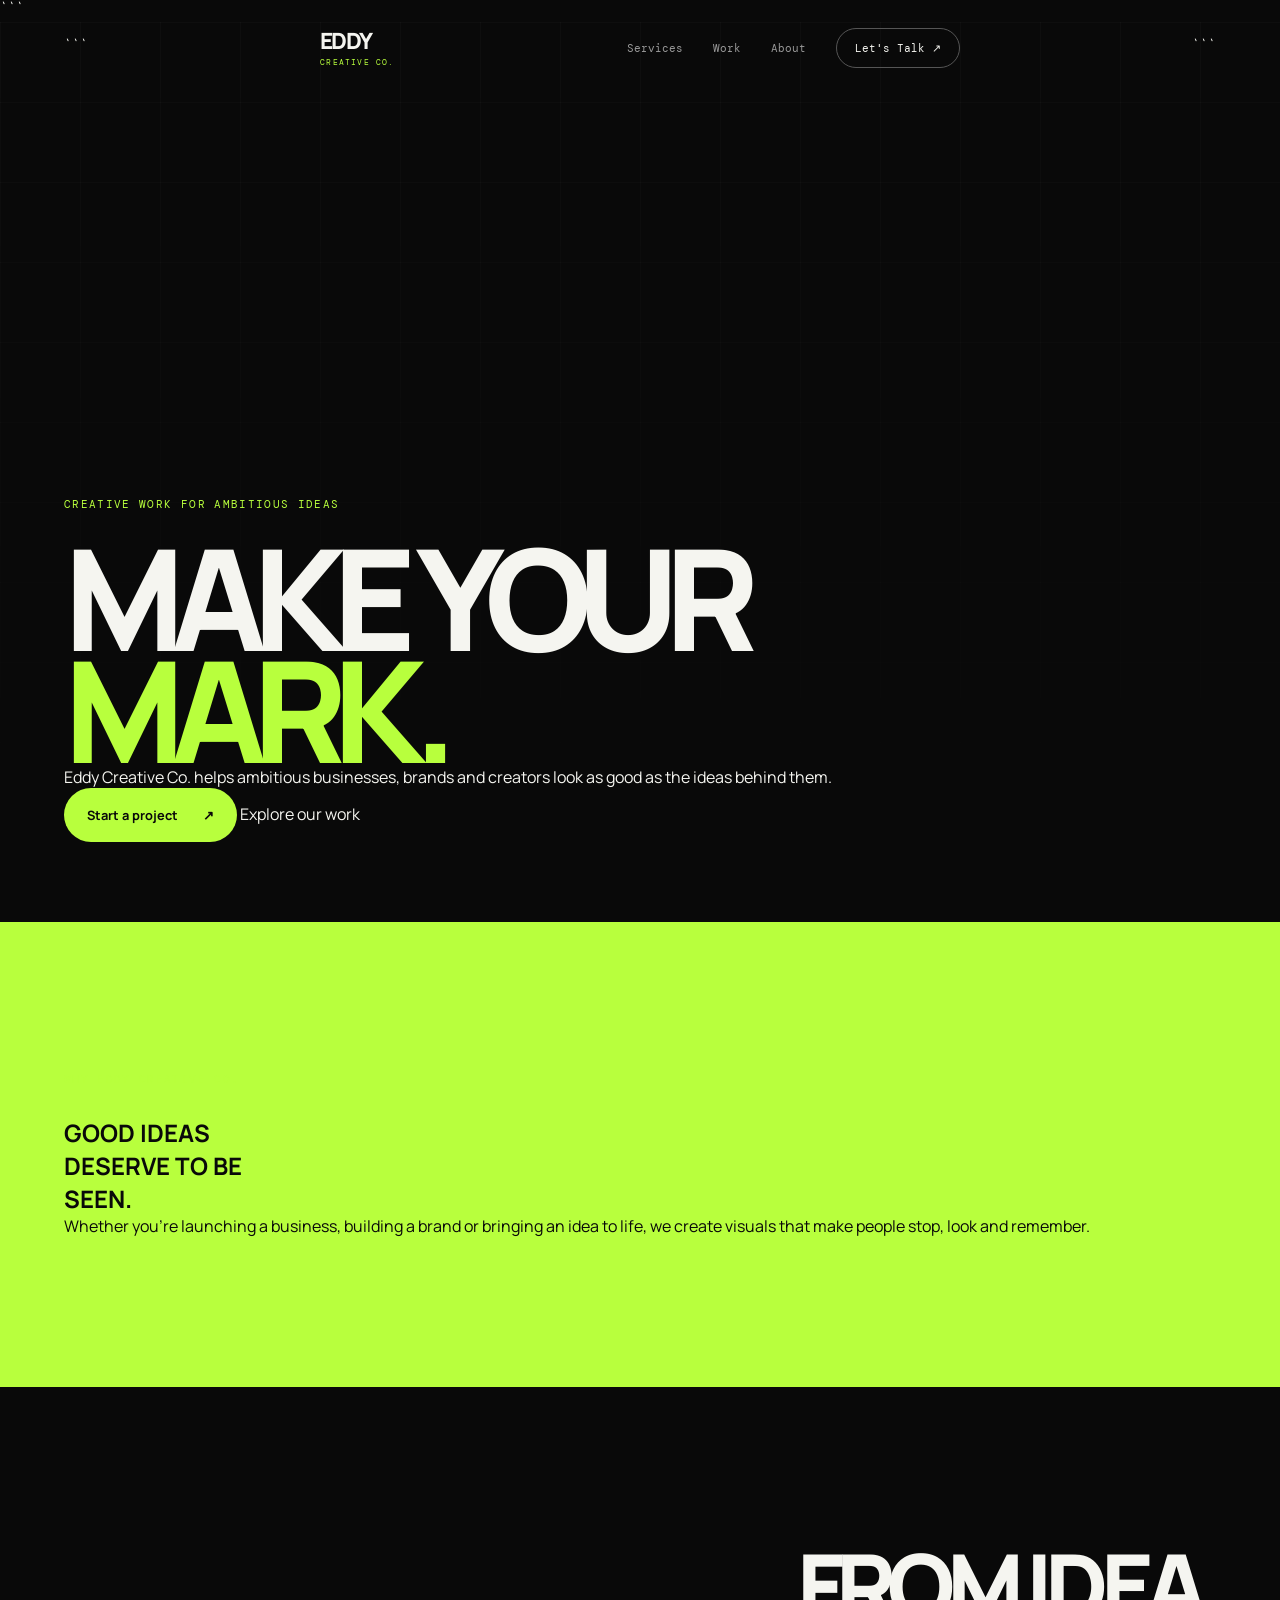
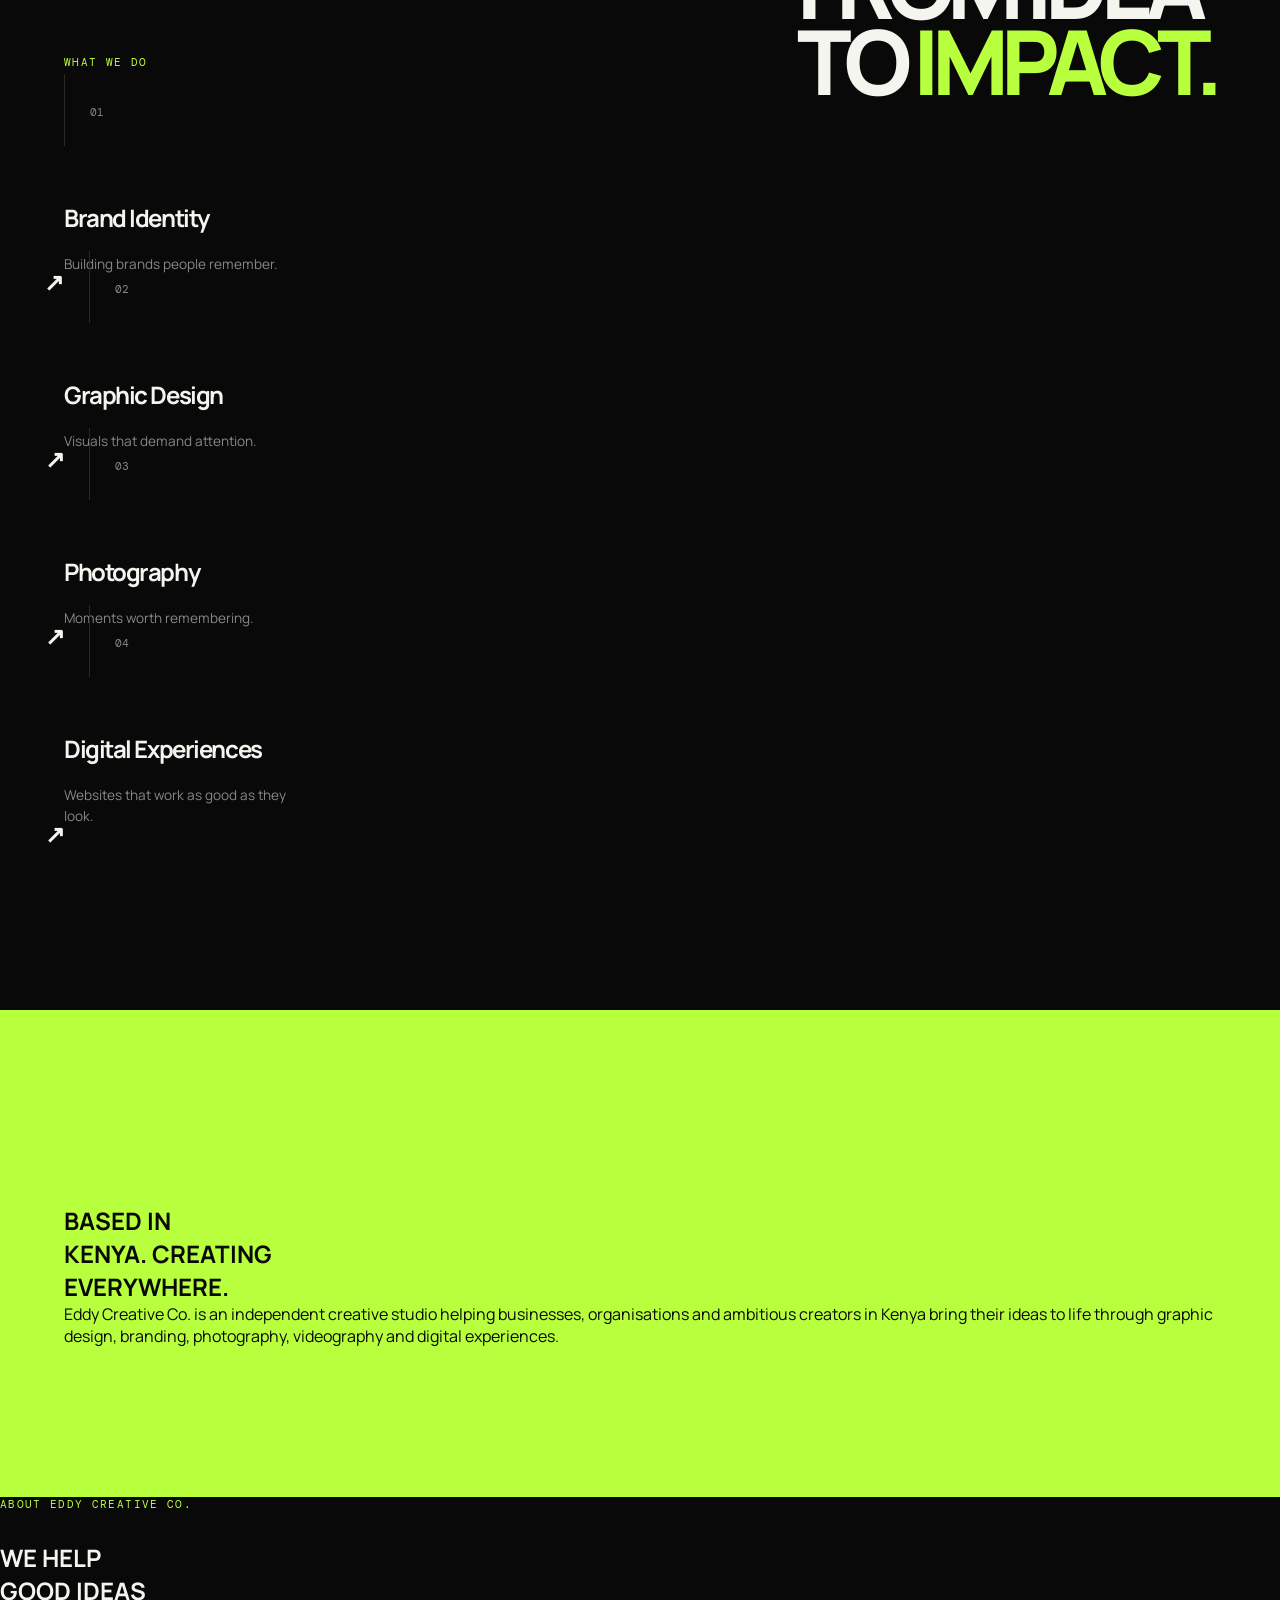
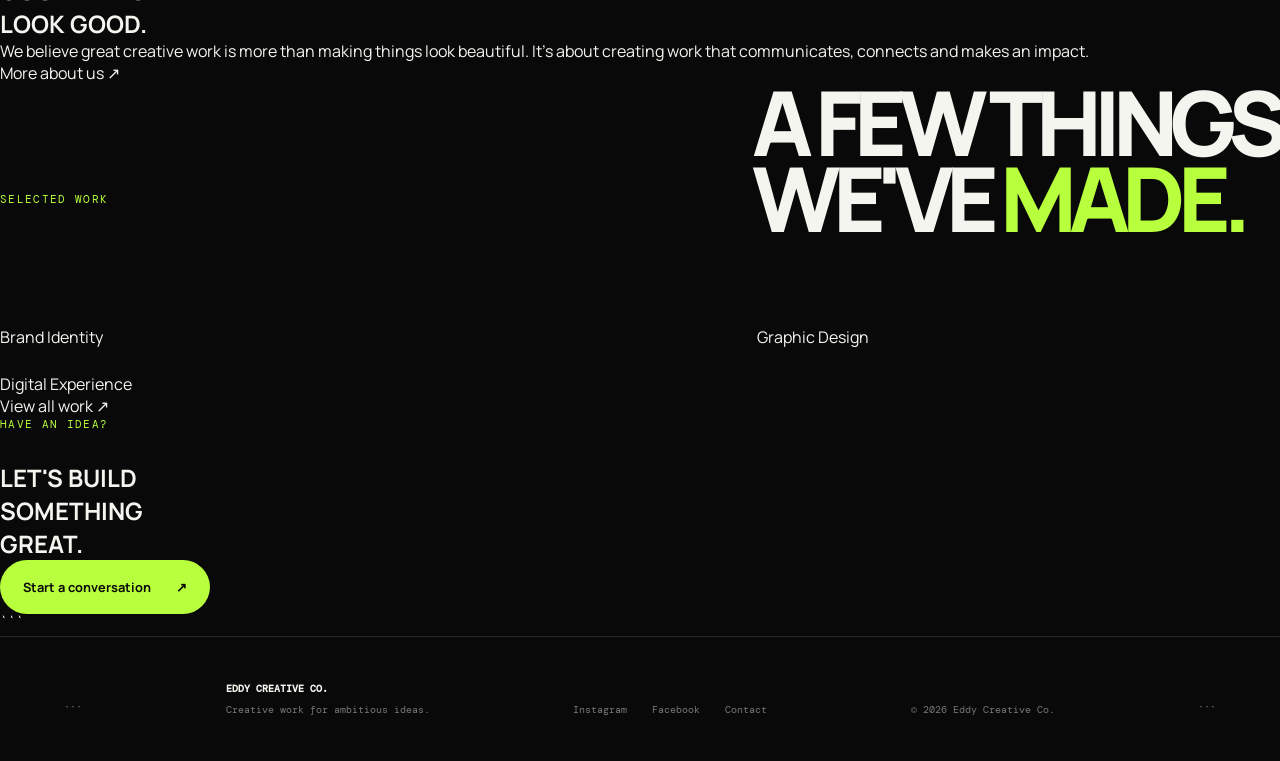
<file: index.html>
<!DOCTYPE html>

<html lang="en">

<head>

  <meta charset="UTF-8">

  <meta name="viewport" content="width=device-width, initial-scale=1.0">

  <!-- Google Search Console Verification -->

<meta
name="google-site-verification"
content="nQFoyttFOH3jRJIkFZbqDxu40IJLwQLUJpzGsCXbFrE"

>

  <!-- SEO -->

  <title>
    Eddy Creative Co. | Graphic Design, Branding & Creative Services in Kenya
  </title>

<meta
name="description"
content="Eddy Creative Co. is a creative studio in Kenya offering graphic design, branding, logo design, photography, videography and modern digital experiences for businesses, brands and creators."

>

<meta
name="keywords"
content="Eddy Creative Co, graphic designer Kenya, graphic design Kenya, branding Kenya, logo design Kenya, photography Kenya, videography Kenya, creative studio Kenya, graphic designer Kakamega, branding designer Kakamega"

>

<meta
name="author"
content="Eddy Creative Co."

>

  <!-- Canonical URL -->

  <link
    rel="canonical"
    href="https://eddy-creative-co.vercel.app/"
  >

  <!-- Open Graph / Social Sharing -->

<meta
property="og:title"
content="Eddy Creative Co. | Graphic Design, Branding & Creative Services in Kenya"

>

<meta
property="og:description"
content="Creative work for ambitious ideas. Branding, graphic design, photography, videography and digital experiences for businesses, brands and creators in Kenya."

>

<meta
property="og:type"
content="website"

>

<meta
property="og:url"
content="https://eddy-creative-co.vercel.app/"

>

<meta
property="og:site_name"
content="Eddy Creative Co."

>

  <!-- Replace this with your actual social sharing image URL when ready -->

<meta
property="og:image"
content="https://eddy-creative-co.vercel.app/og-image.jpg"

>

  <!-- Twitter / Social Sharing -->

<meta
name="twitter:card"
content="summary_large_image"

>

<meta
name="twitter:title"
content="Eddy Creative Co. | Graphic Design, Branding & Creative Services in Kenya"

>

<meta
name="twitter:description"
content="Creative work for ambitious ideas. Branding, graphic design, photography, videography and digital experiences."

>

<meta
name="twitter:image"
content="https://eddy-creative-co.vercel.app/og-image.jpg"

>

  <!-- Business Structured Data -->

  <script type="application/ld+json">

  {
    "@context": "https://schema.org",

    "@type": "ProfessionalService",

    "name": "Eddy Creative Co.",

    "url": "https://eddy-creative-co.vercel.app/",

    "description": "Eddy Creative Co. is a creative studio offering graphic design, branding, logo design, photography, videography and modern digital experiences.",

    "telephone": "+254704278052",

    "areaServed": {
      "@type": "Country",
      "name": "Kenya"
    },

    "serviceType": [
      "Graphic Design",
      "Brand Identity",
      "Logo Design",
      "Photography",
      "Videography",
      "Digital Experiences"
    ],

    "sameAs": [
      "https://www.instagram.com/eddyhopez1"
    ]

  }

  </script>

  <!-- Stylesheet -->

  <link
    rel="stylesheet"
    href="style.css"
  >

</head>

<body>

  <!-- ================================
       HEADER
  ================================= -->

  <header class="site-header">

```
<a
  href="index.html"
  class="logo"
>

  <strong>
    EDDY
  </strong>

  <span>
    CREATIVE CO.
  </span>

</a>


<nav class="desktop-nav">

  <a href="services.html">
    Services
  </a>

  <a href="work.html">
    Work
  </a>

  <a href="about.html">
    About
  </a>

  <a
    href="contact.html"
    class="nav-button"
  >

    Let's Talk ↗

  </a>

</nav>


<button
  class="menu-toggle"
  aria-label="Open menu"
>

  <span></span>

  <span></span>

</button>
```

  </header>

  <!-- ================================
       MOBILE MENU
  ================================= -->

  <div class="mobile-menu">

```
<a href="index.html">
  Home
</a>

<a href="services.html">
  Services
</a>

<a href="work.html">
  Work
</a>

<a href="about.html">
  About
</a>

<a href="contact.html">
  Let's Talk ↗
</a>
```

  </div>

  <!-- ================================
       MAIN CONTENT
  ================================= -->

  <main>

```
<!-- ================================
     HERO
================================= -->

<section class="hero">

  <div class="hero-content">

    <p class="eyebrow">
      Creative work for ambitious ideas
    </p>


    <h1>

      MAKE YOUR<br>

      <span>
        MARK.
      </span>

    </h1>


    <p class="hero-description">

      Eddy Creative Co. helps ambitious businesses,
      brands and creators look as good as the ideas
      behind them.

    </p>


    <div class="hero-actions">

      <a
        href="contact.html"
        class="primary-button"
      >

        Start a project

        <span>
          ↗
        </span>

      </a>


      <a
        href="work.html"
        class="secondary-button"
      >

        Explore our work

      </a>

    </div>

  </div>

</section>


<!-- ================================
     WHY EDDY CREATIVE CO.
================================= -->

<section class="intro-section">

  <p class="eyebrow">
    Why Eddy Creative Co.
  </p>


  <h2>

    GOOD IDEAS<br>

    DESERVE TO BE<br>

    <span>
      SEEN.
    </span>

  </h2>


  <p class="section-text">

    Whether you're launching a business,
    building a brand or bringing an idea to life,
    we create visuals that make people stop,
    look and remember.

  </p>

</section>


<!-- ================================
     SERVICES PREVIEW
================================= -->

<section class="services-preview">

  <div class="section-heading">

    <p class="eyebrow">
      What we do
    </p>


    <h2>

      FROM IDEA<br>

      TO <span>
        IMPACT.
      </span>

    </h2>

  </div>


  <div class="service-grid">


    <a
      href="services.html"
      class="service-card"
    >

      <span>
        01
      </span>

      <h3>
        Brand Identity
      </h3>

      <p>
        Building brands people remember.
      </p>

      <strong>
        ↗
      </strong>

    </a>


    <a
      href="services.html"
      class="service-card"
    >

      <span>
        02
      </span>

      <h3>
        Graphic Design
      </h3>

      <p>
        Visuals that demand attention.
      </p>

      <strong>
        ↗
      </strong>

    </a>


    <a
      href="services.html"
      class="service-card"
    >

      <span>
        03
      </span>

      <h3>
        Photography
      </h3>

      <p>
        Moments worth remembering.
      </p>

      <strong>
        ↗
      </strong>

    </a>


    <a
      href="services.html"
      class="service-card"
    >

      <span>
        04
      </span>

      <h3>
        Digital Experiences
      </h3>

      <p>
        Websites that work as good as they look.
      </p>

      <strong>
        ↗
      </strong>

    </a>


  </div>

</section>


<!-- ================================
     LOCAL SEO / LOCATION
================================= -->

<section class="intro-section">

  <p class="eyebrow">
    Creative studio in Kenya
  </p>


  <h2>

    BASED IN<br>

    <span>
      KENYA.
    </span>

    CREATING<br>

    EVERYWHERE.

  </h2>


  <p class="section-text">

    Eddy Creative Co. is an independent creative studio helping
    businesses, organisations and ambitious creators in Kenya bring
    their ideas to life through graphic design, branding,
    photography, videography and digital experiences.

  </p>

</section>


<!-- ================================
     ABOUT PREVIEW
================================= -->

<section class="about-preview">

  <div>

    <p class="eyebrow">
      About Eddy Creative Co.
    </p>


    <h2>

      WE HELP<br>

      GOOD IDEAS<br>

      <span>
        LOOK GOOD.
      </span>

    </h2>

  </div>


  <div>

    <p class="section-text">

      We believe great creative work is more than
      making things look beautiful.

      It's about creating work that communicates,
      connects and makes an impact.

    </p>


    <a
      href="about.html"
      class="text-link"
    >

      More about us ↗

    </a>

  </div>

</section>


<!-- ================================
     WORK PREVIEW
================================= -->

<section class="work-preview">

  <div class="section-heading">

    <p class="eyebrow">
      Selected work
    </p>


    <h2>

      A FEW THINGS<br>

      WE'VE <span>
        MADE.
      </span>

    </h2>

  </div>


  <div class="work-grid">


    <a
      href="work.html"
      class="work-card"
    >

      <div class="work-placeholder">

        <span>
          Brand Identity
        </span>

      </div>

    </a>


    <a
      href="work.html"
      class="work-card"
    >

      <div class="work-placeholder">

        <span>
          Graphic Design
        </span>

      </div>

    </a>


    <a
      href="work.html"
      class="work-card"
    >

      <div class="work-placeholder">

        <span>
          Digital Experience
        </span>

      </div>

    </a>


  </div>


  <a
    href="work.html"
    class="text-link"
  >

    View all work ↗

  </a>

</section>


<!-- ================================
     FINAL CTA
================================= -->

<section class="final-cta">

  <p class="eyebrow">
    Have an idea?
  </p>


  <h2>

    LET'S BUILD<br>

    SOMETHING<br>

    <span>
      GREAT.
    </span>

  </h2>


  <a
    href="contact.html"
    class="primary-button"
  >

    Start a conversation

    <span>
      ↗
    </span>

  </a>

</section>
```

  </main>

  <!-- ================================
       FOOTER
  ================================= -->

  <footer class="site-footer">

```
<div>

  <strong>
    EDDY CREATIVE CO.
  </strong>


  <p>
    Creative work for ambitious ideas.
  </p>

</div>


<div class="footer-links">

  <a
    href="https://www.instagram.com/eddyhopez1"
    target="_blank"
    rel="noopener noreferrer"
  >

    Instagram

  </a>


  <a href="#">
    Facebook
  </a>


  <a href="contact.html">
    Contact
  </a>

</div>


<p>
  © 2026 Eddy Creative Co.
</p>
```

  </footer>

  <!-- ================================
       JAVASCRIPT
  ================================= -->

  <script src="script.js"></script>

</body>

</html>
</file>
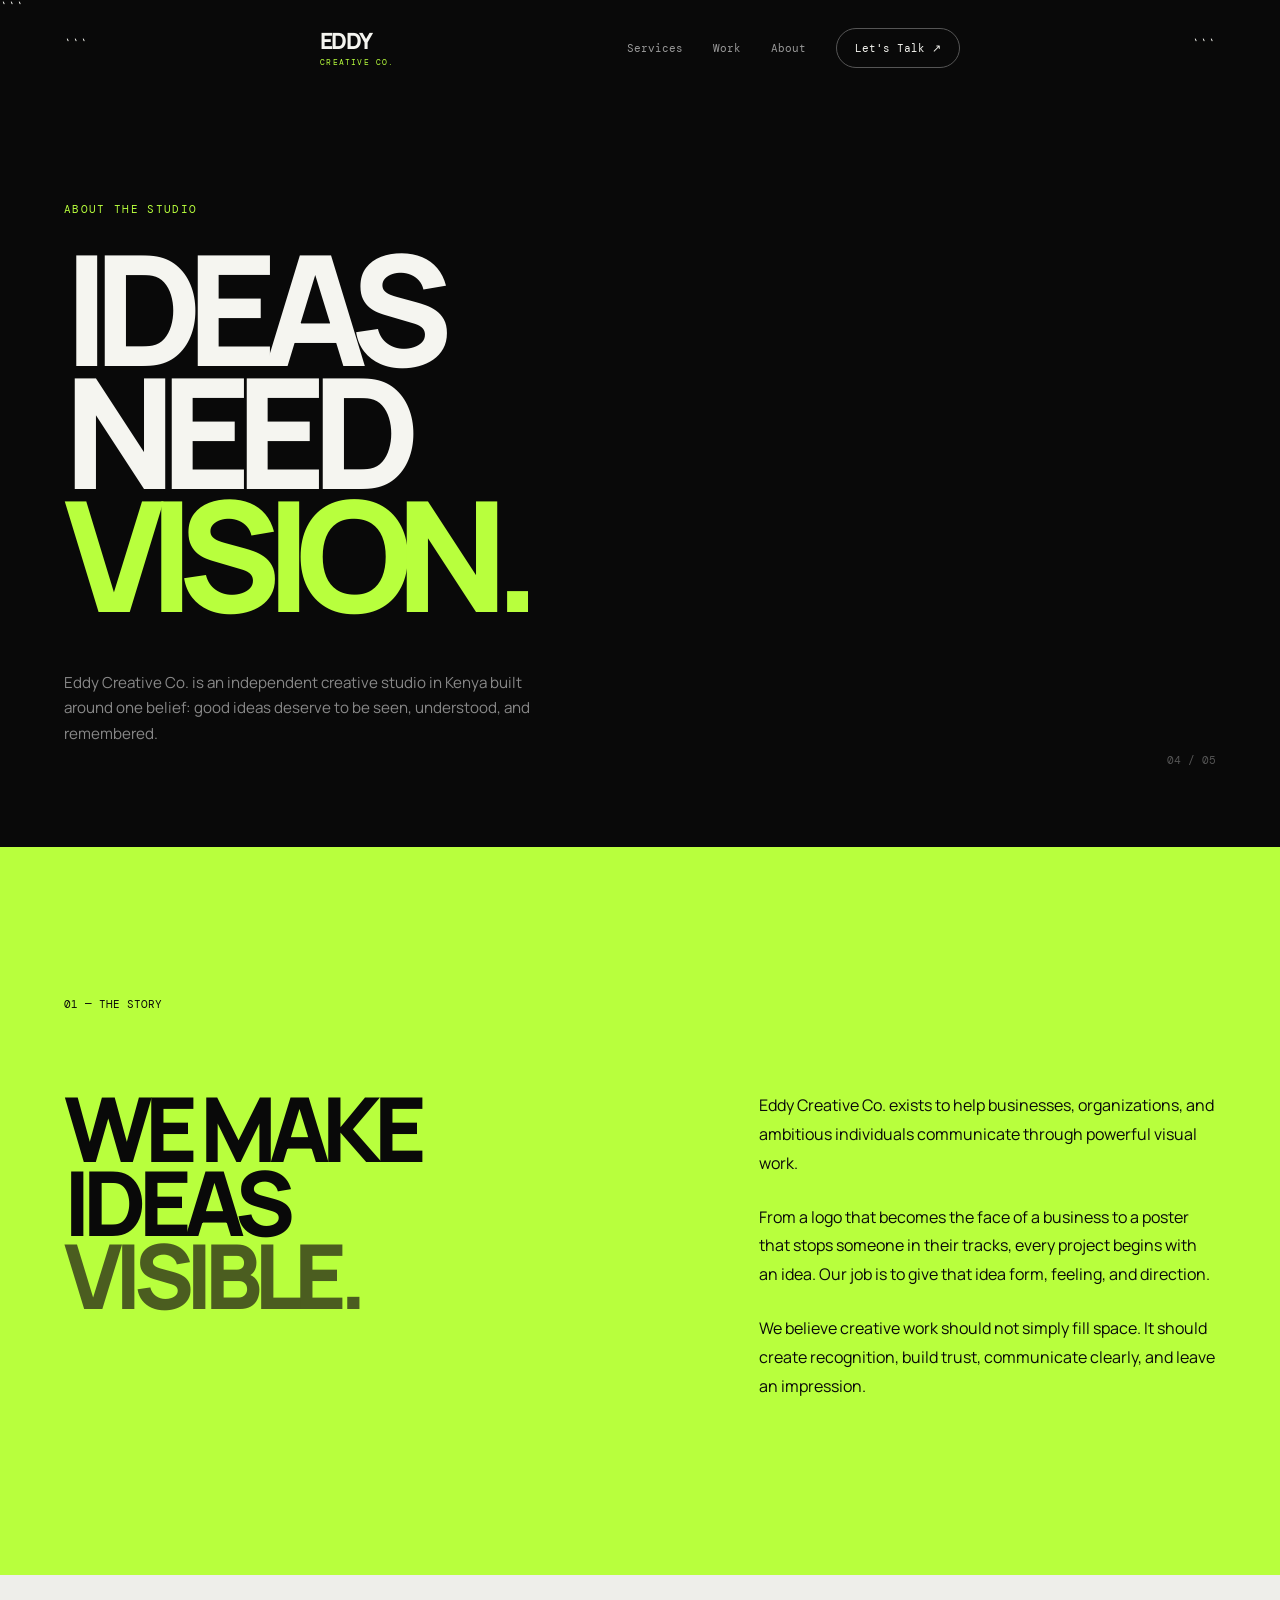
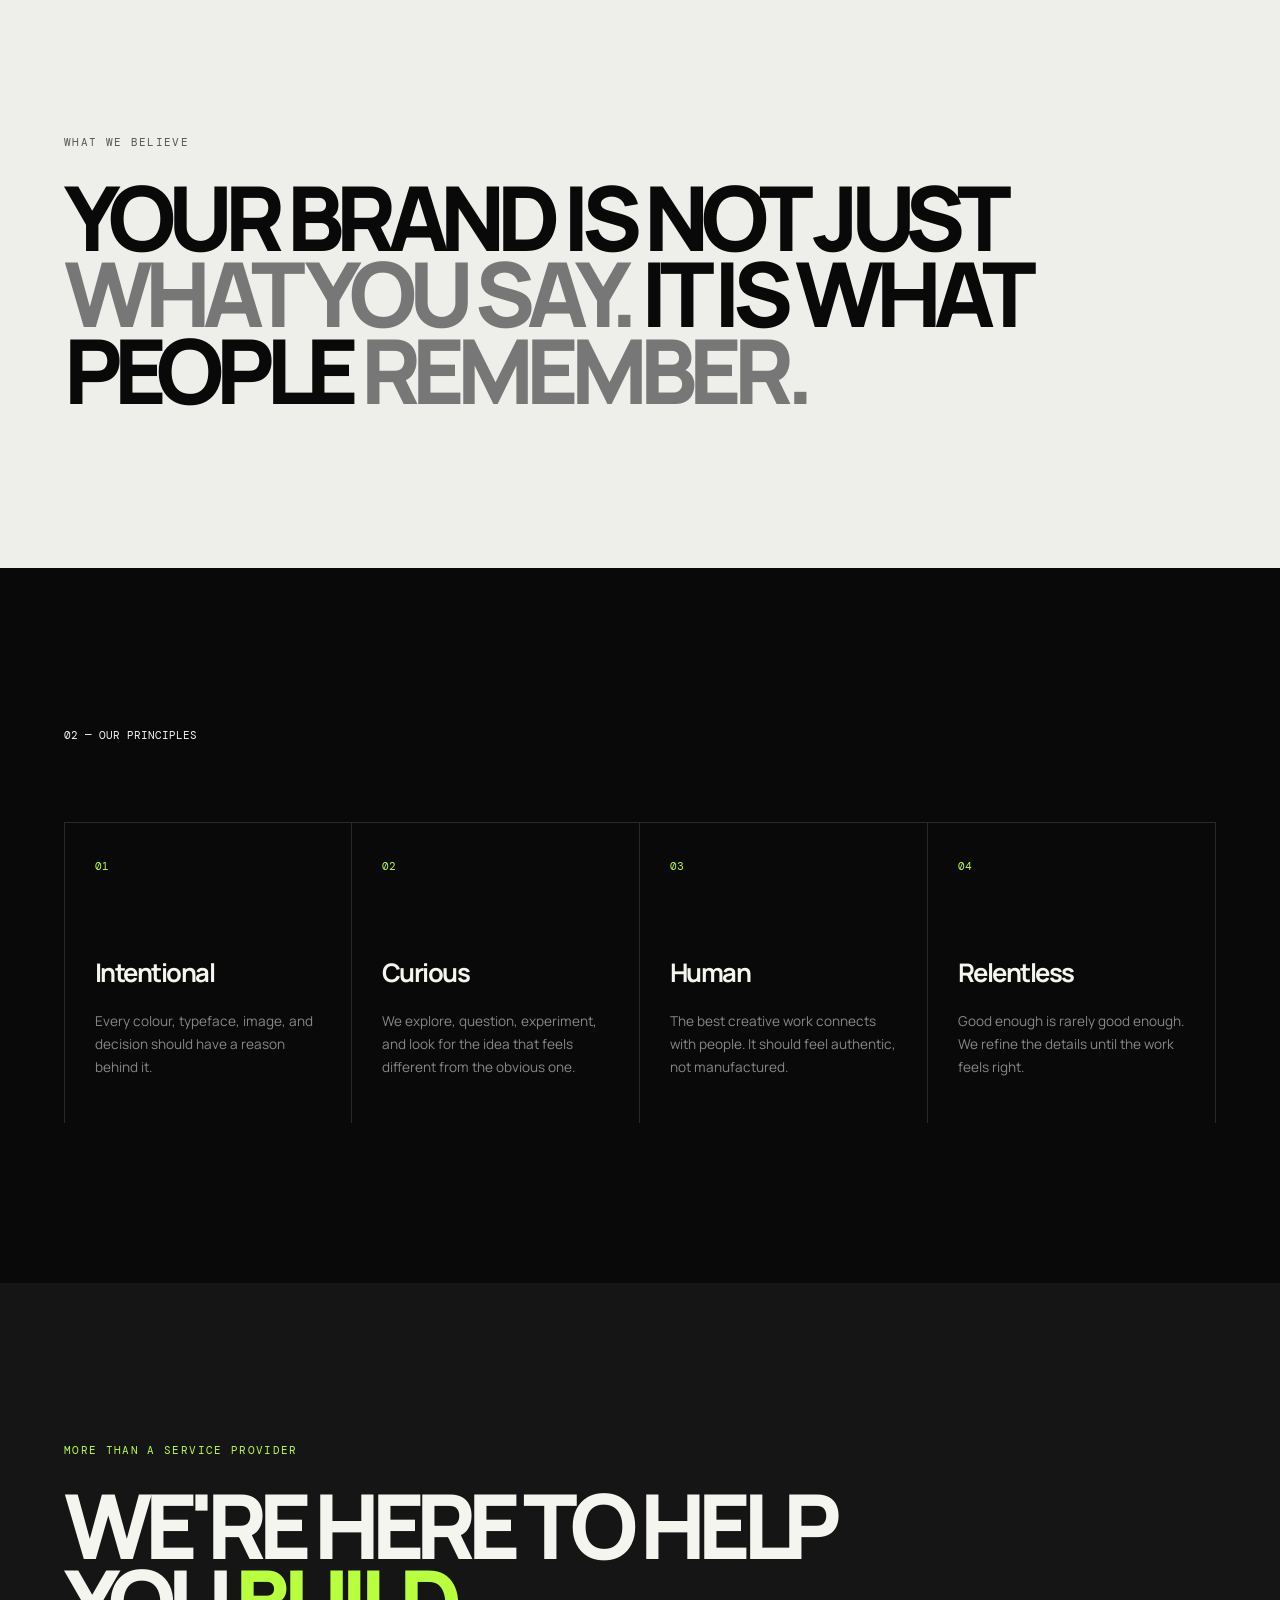
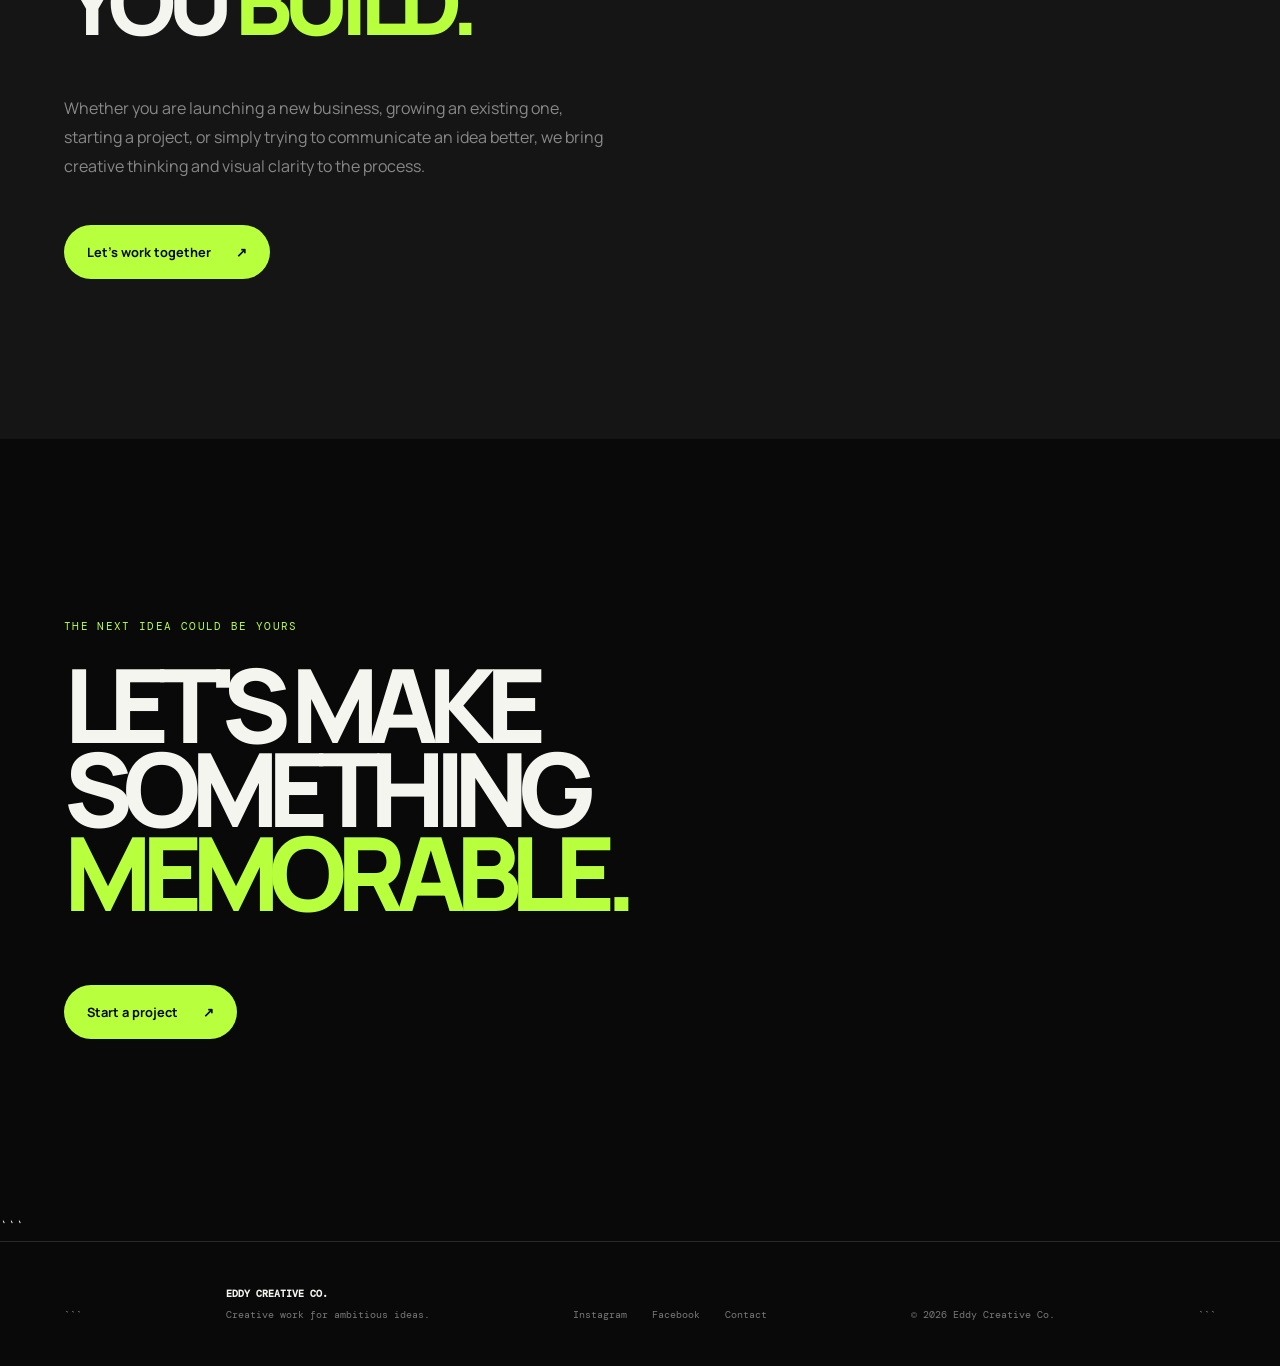
<file: about.html>
<!DOCTYPE html>

<html lang="en">

<head>

  <meta charset="UTF-8">
  <meta name="viewport" content="width=device-width, initial-scale=1.0">

  <!-- Google Search Console Verification -->

<meta
name="google-site-verification"
content="nQFoyttFOH3jRJIkFZbqDxu40IJLwQLUJpzGsCXbFrE"

>

  <!-- SEO -->

  <title>
    About Eddy Creative Co. | Creative Studio in Kenya
  </title>

<meta
name="description"
content="Learn about Eddy Creative Co., an independent creative studio in Kenya helping businesses, brands and organizations build memorable identities through graphic design, branding, photography, videography and digital experiences."

>

<meta
name="keywords"
content="about Eddy Creative Co, creative studio Kenya, graphic designer Kenya, branding designer Kenya, photography Kenya, videography Kenya, creative agency Kenya, Eddy Hope"

>

<meta
name="author"
content="Eddy Creative Co."

>

  <!-- Canonical URL -->

  <link
    rel="canonical"
    href="https://eddy-creative-co.vercel.app/about.html"
  >

  <!-- Open Graph / Social Sharing -->

<meta
property="og:title"
content="About Eddy Creative Co. | Creative Studio in Kenya"

>

<meta
property="og:description"
content="Eddy Creative Co. is an independent creative studio helping businesses, brands and organizations turn ideas into memorable visual experiences."

>

<meta
property="og:type"
content="website"

>

<meta
property="og:url"
content="https://eddy-creative-co.vercel.app/about.html"

>

<meta
property="og:site_name"
content="Eddy Creative Co."

>

  <!-- Twitter / X Sharing -->

<meta
name="twitter:card"
content="summary_large_image"

>

<meta
name="twitter:title"
content="About Eddy Creative Co. | Creative Studio in Kenya"

>

<meta
name="twitter:description"
content="Discover the story, values and creative thinking behind Eddy Creative Co."

>

  <!-- Structured Data -->

  <script type="application/ld+json">

  {
    "@context": "https://schema.org",

    "@type": "AboutPage",

    "name": "About Eddy Creative Co.",

    "url": "https://eddy-creative-co.vercel.app/about.html",

    "description": "Learn about Eddy Creative Co., an independent creative studio in Kenya helping businesses, brands and organizations build memorable visual identities and creative experiences.",

    "mainEntity": {

      "@type": "ProfessionalService",

      "name": "Eddy Creative Co.",

      "url": "https://eddy-creative-co.vercel.app/",

      "description": "Eddy Creative Co. provides graphic design, branding, photography, videography and digital experiences for businesses, brands and organizations.",

      "telephone": "+254704278052",

      "areaServed": {

        "@type": "Country",

        "name": "Kenya"

      },

      "sameAs": [

        "https://www.instagram.com/eddyhopez1"

      ]

    }

  }

  </script>

  <!-- Stylesheet -->

  <link
    rel="stylesheet"
    href="style.css"
  >

</head>

<body>

  <!-- HEADER -->

  <header class="site-header">

```
<a
  href="index.html"
  class="logo"
>

  <strong>
    EDDY
  </strong>

  <span>
    CREATIVE CO.
  </span>

</a>


<nav class="desktop-nav">


  <a href="services.html">
    Services
  </a>


  <a href="work.html">
    Work
  </a>


  <a href="about.html">
    About
  </a>


  <a
    href="contact.html"
    class="nav-button"
  >

    Let's Talk ↗

  </a>


</nav>


<button
  class="menu-toggle"
  aria-label="Open menu"
>

  <span></span>

  <span></span>

</button>
```

  </header>

  <!-- MOBILE MENU -->

  <div class="mobile-menu">

```
<a href="index.html">
  Home
</a>


<a href="services.html">
  Services
</a>


<a href="work.html">
  Work
</a>


<a href="about.html">
  About
</a>


<a href="contact.html">
  Let's Talk ↗
</a>
```

  </div>

  <main>

```
<!-- ABOUT HERO -->


<section class="about-hero">


  <p class="eyebrow">
    About the studio
  </p>


  <h1>

    IDEAS<br>

    NEED<br>

    <span>
      VISION.
    </span>

  </h1>


  <p class="about-intro">

    Eddy Creative Co. is an independent creative studio in Kenya built
    around one belief: good ideas deserve to be seen, understood, and
    remembered.

  </p>


  <div class="hero-number">
    04 / 05
  </div>


</section>


<!-- STORY -->


<section class="about-story">


  <div class="section-label">
    01 — THE STORY
  </div>


  <div class="about-story-grid">


    <h2>

      WE MAKE<br>

      IDEAS<br>

      <span>
        VISIBLE.
      </span>

    </h2>


    <div class="about-story-text">


      <p>

        Eddy Creative Co. exists to help businesses, organizations, and
        ambitious individuals communicate through powerful visual work.

      </p>


      <p>

        From a logo that becomes the face of a business to a poster that
        stops someone in their tracks, every project begins with an idea.
        Our job is to give that idea form, feeling, and direction.

      </p>


      <p>

        We believe creative work should not simply fill space. It should
        create recognition, build trust, communicate clearly, and leave
        an impression.

      </p>


    </div>


  </div>


</section>


<!-- BELIEF -->


<section class="about-belief">


  <p class="eyebrow">
    What we believe
  </p>


  <h2>

    YOUR BRAND IS NOT JUST

    <span>
      WHAT YOU SAY.
    </span>

    IT IS WHAT PEOPLE

    <span>
      REMEMBER.
    </span>

  </h2>


</section>


<!-- VALUES -->


<section class="values-section">


  <div class="section-label">
    02 — OUR PRINCIPLES
  </div>


  <div class="values-grid">


    <article class="value-card">


      <span>
        01
      </span>


      <h3>
        Intentional
      </h3>


      <p>

        Every colour, typeface, image, and decision should have a reason
        behind it.

      </p>


    </article>


    <article class="value-card">


      <span>
        02
      </span>


      <h3>
        Curious
      </h3>


      <p>

        We explore, question, experiment, and look for the idea that
        feels different from the obvious one.

      </p>


    </article>


    <article class="value-card">


      <span>
        03
      </span>


      <h3>
        Human
      </h3>


      <p>

        The best creative work connects with people. It should feel
        authentic, not manufactured.

      </p>


    </article>


    <article class="value-card">


      <span>
        04
      </span>


      <h3>
        Relentless
      </h3>


      <p>

        Good enough is rarely good enough. We refine the details until
        the work feels right.

      </p>


    </article>


  </div>


</section>


<!-- CREATIVE PARTNER -->


<section class="about-partner">


  <div class="partner-content">


    <p class="eyebrow">

      More than a service provider

    </p>


    <h2>

      WE'RE HERE TO HELP YOU

      <span>
        BUILD.
      </span>

    </h2>


    <p>

      Whether you are launching a new business, growing an existing one,
      starting a project, or simply trying to communicate an idea better,
      we bring creative thinking and visual clarity to the process.

    </p>


    <a
      href="contact.html"
      class="primary-button"
    >

      Let's work together

      <span>
        ↗
      </span>

    </a>


  </div>


</section>


<!-- CTA -->


<section class="work-cta">


  <p class="eyebrow">

    The next idea could be yours

  </p>


  <h2>

    LET'S MAKE<br>

    SOMETHING<br>

    <span>
      MEMORABLE.
    </span>

  </h2>


  <a
    href="contact.html"
    class="primary-button"
  >

    Start a project

    <span>
      ↗
    </span>

  </a>


</section>
```

  </main>

  <!-- FOOTER -->

  <footer class="site-footer">

```
<div>


  <strong>
    EDDY CREATIVE CO.
  </strong>


  <p>
    Creative work for ambitious ideas.
  </p>


</div>


<div class="footer-links">


  <a
    href="https://www.instagram.com/eddyhopez1"
    target="_blank"
    rel="noopener noreferrer"
  >

    Instagram

  </a>


  <a href="#">
    Facebook
  </a>


  <a href="contact.html">
    Contact
  </a>


</div>


<p>
  © 2026 Eddy Creative Co.
</p>
```

  </footer>

  <script src="script.js"></script>

</body>

</html>
</file>
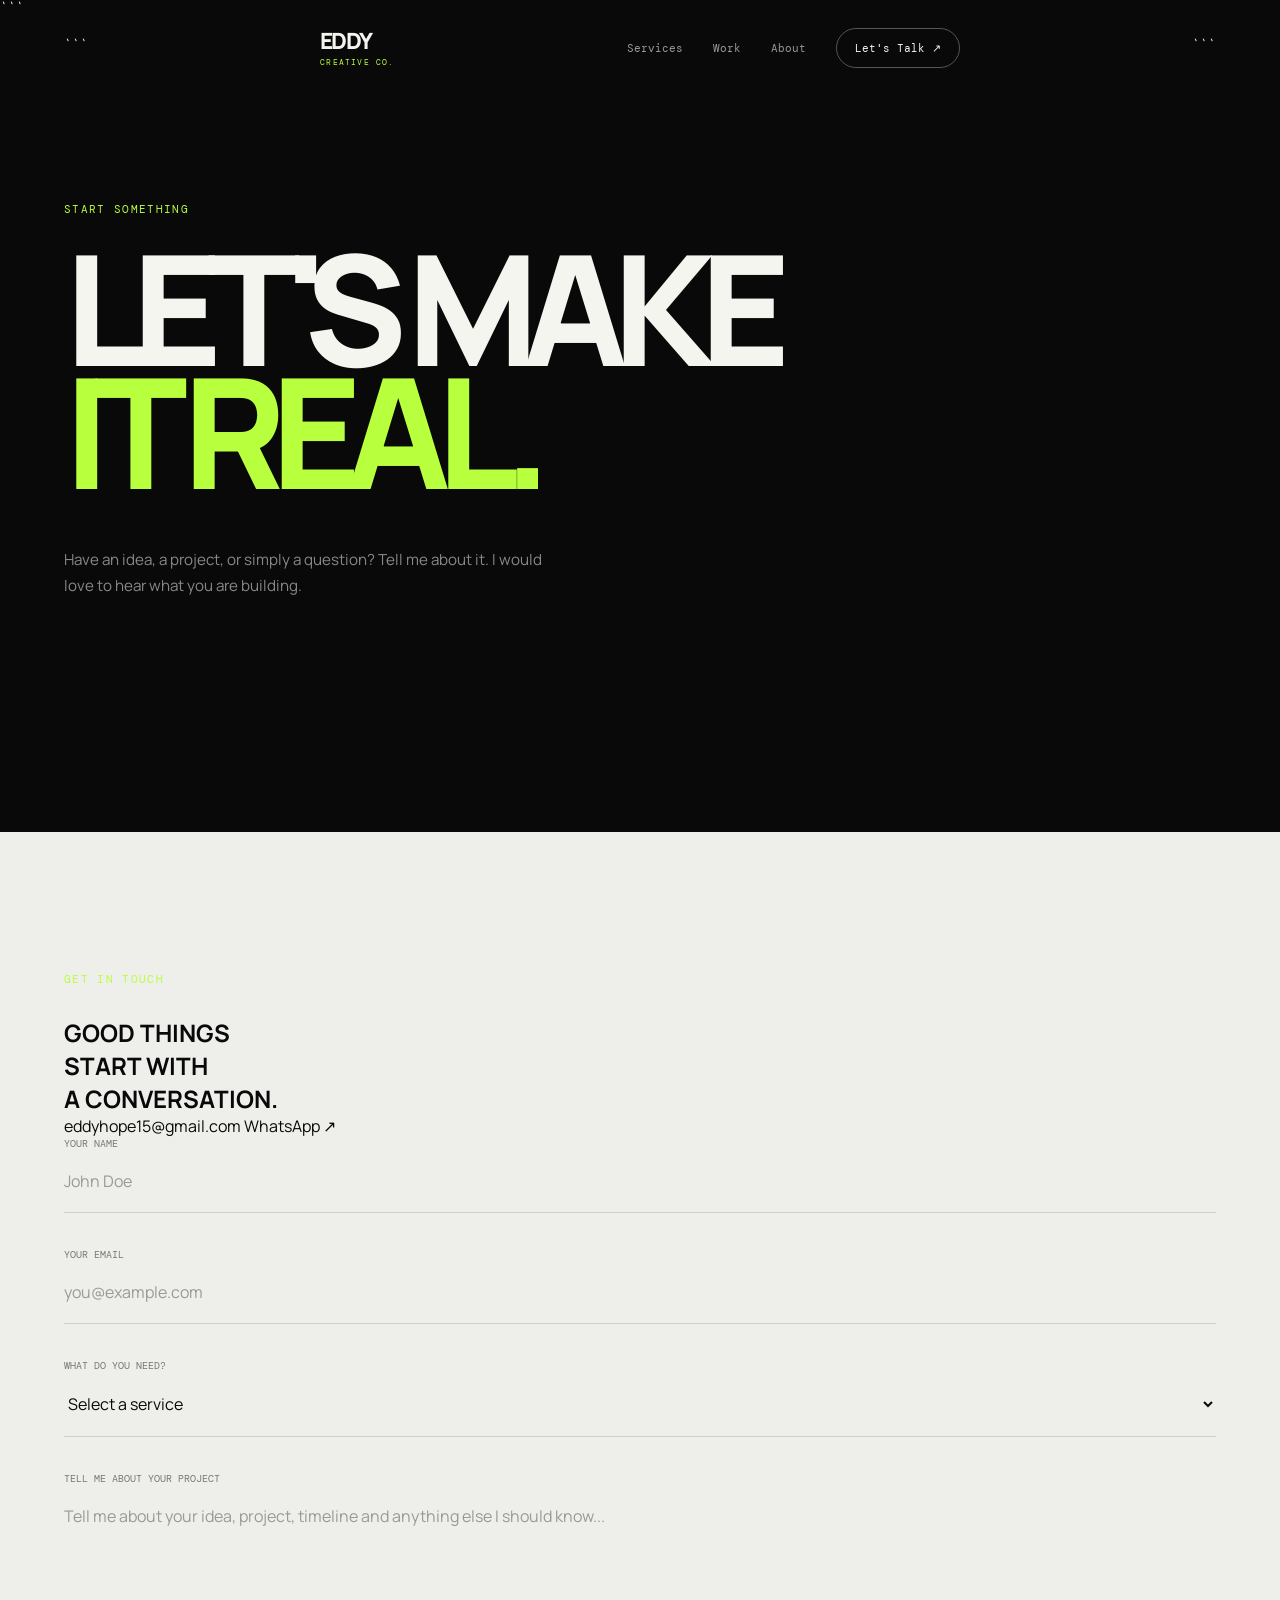
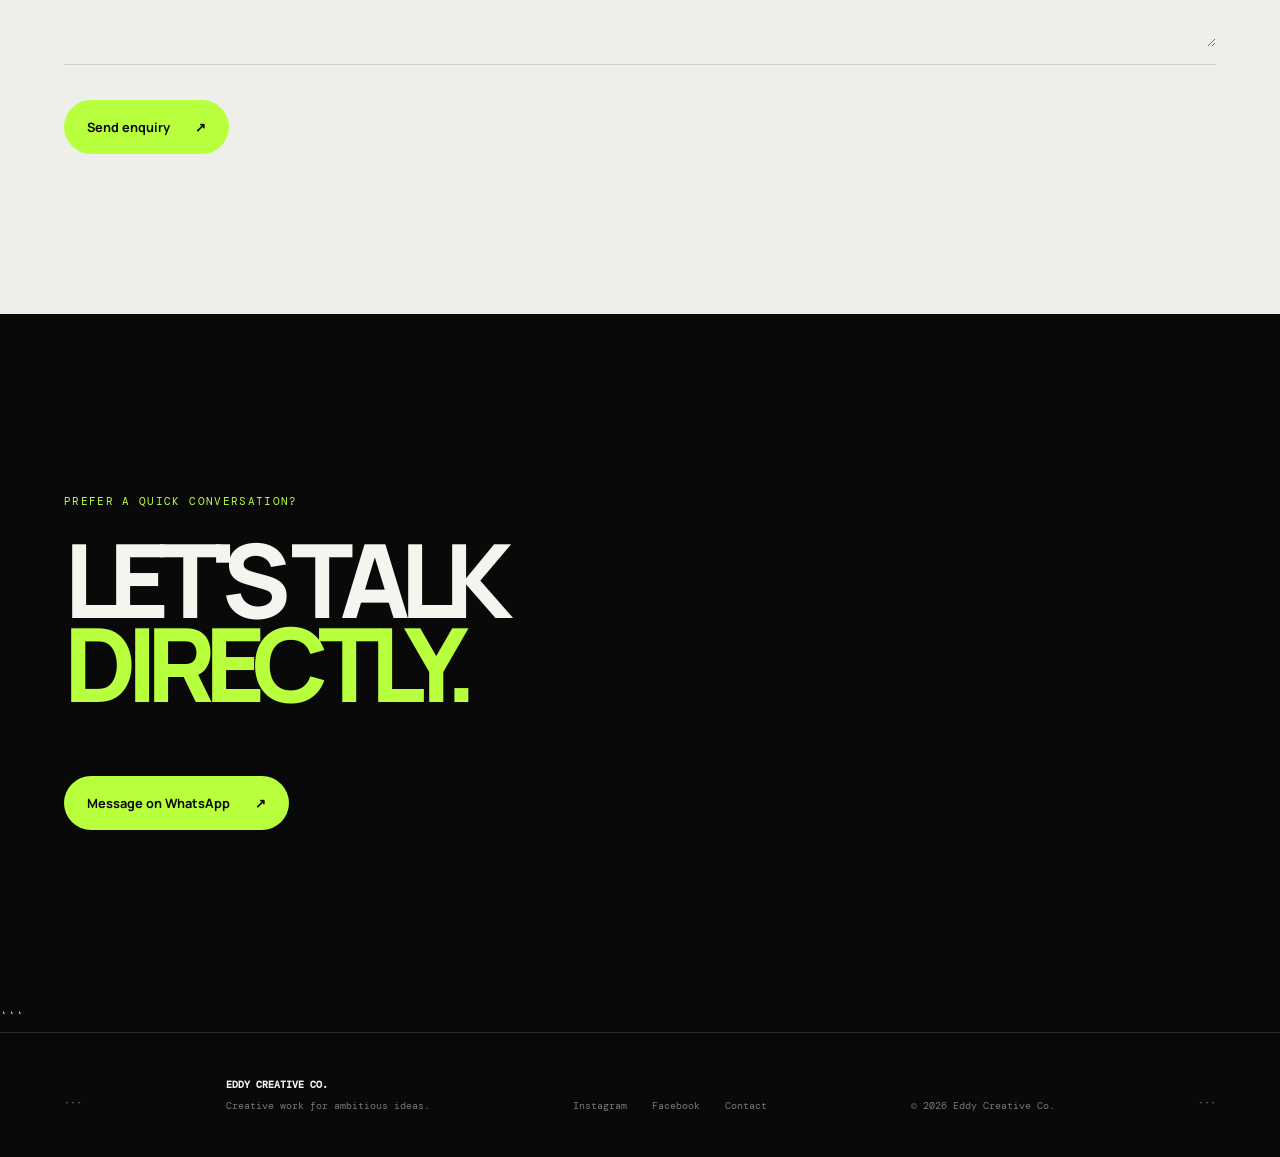
<file: contact.html>
<!DOCTYPE html>

<html lang="en">

<head>

  <meta charset="UTF-8">

  <meta
    name="viewport"
    content="width=device-width, initial-scale=1.0"
  >

  <!-- Google Search Console Verification -->

  <meta
    name="google-site-verification"
    content="nQFoyttFOH3jRJIkFZbqDxu40IJLwQLUJpzGsCXbFrE"
  >

  <!-- SEO -->

  <title>
    Contact Eddy Creative Co. | Start a Creative Project in Kenya
  </title>

  <meta
    name="description"
    content="Contact Eddy Creative Co. to start a project involving graphic design, branding, photography, videography or website design. Let's turn your idea into something memorable."
  >

  <meta
    name="keywords"
    content="contact graphic designer Kenya, contact branding designer Kenya, graphic design services Kenya, website designer Kenya, Eddy Creative Co contact"
  >

  <meta
    name="author"
    content="Eddy Creative Co."
  >

  <!-- Canonical URL -->

  <link
    rel="canonical"
    href="https://eddy-creative-co.vercel.app/contact.html"
  >

  <!-- Open Graph -->

  <meta
    property="og:title"
    content="Contact Eddy Creative Co. | Start a Creative Project"
  >

  <meta
    property="og:description"
    content="Have an idea, project or business that needs creative direction? Contact Eddy Creative Co. and let's build something memorable."
  >

  <meta
    property="og:type"
    content="website"
  >

  <meta
    property="og:url"
    content="https://eddy-creative-co.vercel.app/contact.html"
  >

  <meta
    property="og:site_name"
    content="Eddy Creative Co."
  >

  <!-- Twitter / X -->

  <meta
    name="twitter:card"
    content="summary_large_image"
  >

  <meta
    name="twitter:title"
    content="Contact Eddy Creative Co. | Start a Creative Project"
  >

  <meta
    name="twitter:description"
    content="Start a conversation with Eddy Creative Co. about branding, graphic design, photography, videography or website design."
  >

  <!-- Contact Page Structured Data -->

  <script type="application/ld+json">

  {
    "@context": "https://schema.org",

    "@type": "ContactPage",

    "name": "Contact Eddy Creative Co.",

    "url": "https://eddy-creative-co.vercel.app/contact.html",

    "description": "Contact Eddy Creative Co. to discuss graphic design, branding, photography, videography and digital experience projects.",

    "mainEntity": {

      "@type": "ProfessionalService",

      "name": "Eddy Creative Co.",

      "url": "https://eddy-creative-co.vercel.app/",

      "email": "eddyhope15@gmail.com",

      "telephone": "+254704278052",

      "areaServed": {

        "@type": "Country",

        "name": "Kenya"

      },

      "sameAs": [

        "https://www.instagram.com/eddyhopez1"

      ]

    }

  }

  </script>

  <!-- Stylesheet -->

  <link
    rel="stylesheet"
    href="style.css"
  >

</head>
<body>

  <!-- HEADER -->

  <header class="site-header">

```
<a
  href="index.html"
  class="logo"
>

  <strong>
    EDDY
  </strong>


  <span>
    CREATIVE CO.
  </span>

</a>


<nav class="desktop-nav">


  <a href="services.html">
    Services
  </a>


  <a href="work.html">
    Work
  </a>


  <a href="about.html">
    About
  </a>


  <a
    href="contact.html"
    class="nav-button"
  >

    Let's Talk ↗

  </a>


</nav>


<button
  class="menu-toggle"
  aria-label="Open menu"
>

  <span></span>

  <span></span>

</button>
```

  </header>

  <!-- MOBILE MENU -->

  <div class="mobile-menu">

```
<a href="index.html">
  Home
</a>


<a href="services.html">
  Services
</a>


<a href="work.html">
  Work
</a>


<a href="about.html">
  About
</a>


<a href="contact.html">
  Let's Talk ↗
</a>
```

  </div>

  <main>

```
<!-- CONTACT HERO -->

<section class="contact-hero">


  <p class="eyebrow">
    Start something
  </p>


  <h1>

    LET'S MAKE<br>

    <span>
      IT REAL.
    </span>

  </h1>


  <p class="page-intro">

    Have an idea, a project, or simply a question?
    Tell me about it. I would love to hear what you are building.

  </p>


</section>


<!-- CONTACT SECTION -->

<section class="contact-section">


  <div class="contact-info">


    <p class="eyebrow">
      Get in touch
    </p>


    <h2>

      GOOD THINGS<br>

      START WITH<br>

      A

      <span>
        CONVERSATION.
      </span>

    </h2>


    <div class="contact-details">


      <a
        href="mailto:eddyhope15@gmail.com"
      >

        eddyhope15@gmail.com

      </a>


      <a
        href="https://wa.me/254704278052"
        target="_blank"
        rel="noopener noreferrer"
      >

        WhatsApp ↗

      </a>


    </div>


  </div>


  <div class="contact-form-wrapper">


    <form
      id="contactForm"
      novalidate
    >


      <div class="form-group">


        <label for="name">
          YOUR NAME
        </label>


        <input
          type="text"
          id="name"
          name="name"
          placeholder="John Doe"
          required
        >


      </div>


      <div class="form-group">


        <label for="email">
          YOUR EMAIL
        </label>


        <input
          type="email"
          id="email"
          name="email"
          placeholder="you@example.com"
          required
        >


      </div>


      <div class="form-group">


        <label for="service">
          WHAT DO YOU NEED?
        </label>


        <select
          id="service"
          name="service"
          required
        >


          <option value="">
            Select a service
          </option>


          <option value="Brand Identity">
            Brand Identity
          </option>


          <option value="Graphic Design">
            Graphic Design
          </option>


          <option value="Photography">
            Photography
          </option>


          <option value="Videography">
            Videography
          </option>


          <option value="Website / Digital Experience">
            Website / Digital Experience
          </option>


          <option value="Something Else">
            Something Else
          </option>


        </select>


      </div>


      <div class="form-group">


        <label for="message">
          TELL ME ABOUT YOUR PROJECT
        </label>


        <textarea
          id="message"
          name="message"
          rows="6"
          placeholder="Tell me about your idea, project, timeline and anything else I should know..."
          required
        ></textarea>


      </div>


      <button
        type="submit"
        class="primary-button"
        id="submitButton"
      >

        Send enquiry

        <span>
          ↗
        </span>


      </button>


      <p
        id="formStatus"
        class="form-status"
      ></p>


    </form>


  </div>


</section>


<!-- WHATSAPP CTA -->

<section class="work-cta">


  <p class="eyebrow">
    Prefer a quick conversation?
  </p>


  <h2>

    LET'S TALK<br>

    <span>
      DIRECTLY.
    </span>

  </h2>


  <a
    href="https://wa.me/254704278052"
    target="_blank"
    rel="noopener noreferrer"
    class="primary-button"
  >

    Message on WhatsApp

    <span>
      ↗
    </span>


  </a>


</section>
```

  </main>

  <!-- FOOTER -->

  <footer class="site-footer">

```
<div>


  <strong>
    EDDY CREATIVE CO.
  </strong>


  <p>
    Creative work for ambitious ideas.
  </p>


</div>


<div class="footer-links">


  <a
    href="https://www.instagram.com/eddyhopez1"
    target="_blank"
    rel="noopener noreferrer"
  >

    Instagram

  </a>


  <a href="#">
    Facebook
  </a>


  <a href="contact.html">
    Contact
  </a>


</div>


<p>
  © 2026 Eddy Creative Co.
</p>
```

  </footer>

  <!-- CONTACT FORM SCRIPT -->

  <script>


    document
      .getElementById("contactForm")
      .addEventListener(
        "submit",
        async function(event) {


          event.preventDefault();


          const form =
            event.target;


          const submitButton =
            document.getElementById(
              "submitButton"
            );


          const formStatus =
            document.getElementById(
              "formStatus"
            );


          const name =
            document
              .getElementById("name")
              .value
              .trim();


          const email =
            document
              .getElementById("email")
              .value
              .trim();


          const service =
            document
              .getElementById("service")
              .value;


          const message =
            document
              .getElementById("message")
              .value
              .trim();


          if (
            !name ||
            !email ||
            !service ||
            !message
          ) {


            formStatus.textContent =
              "Please fill in all the fields.";


            return;


          }


          submitButton.disabled =
            true;


          submitButton.innerHTML =
            "Sending... <span>↗</span>";


          formStatus.textContent =
            "Sending your enquiry...";


          try {


            const response =
              await fetch(
                "/api/contact",
                {


                  method:
                    "POST",


                  headers:
                    {
                      "Content-Type":
                        "application/json"
                    },


                  body:
                    JSON.stringify(
                      {


                        name:
                          name,


                        email:
                          email,


                        service:
                          service,


                        message:
                          message


                      }
                    )


                }
              );


            const data =
              await response.json();


            if (
              !response.ok
            ) {


              throw new Error(
                data.message ||
                "Something went wrong."
              );


            }


            form.reset();


            formStatus.textContent =
              "Your enquiry has been sent successfully!";


            submitButton.innerHTML =
              "Enquiry sent ✓ <span>↗</span>";


          }


          catch (
            error
          ) {


            console.error(
              error
            );


            formStatus.textContent =
              "Something went wrong. Please try WhatsApp instead.";


            submitButton.disabled =
              false;


            submitButton.innerHTML =
              "Send enquiry <span>↗</span>";


          }


        }

      );


  </script>

</body>

</html>
</file>
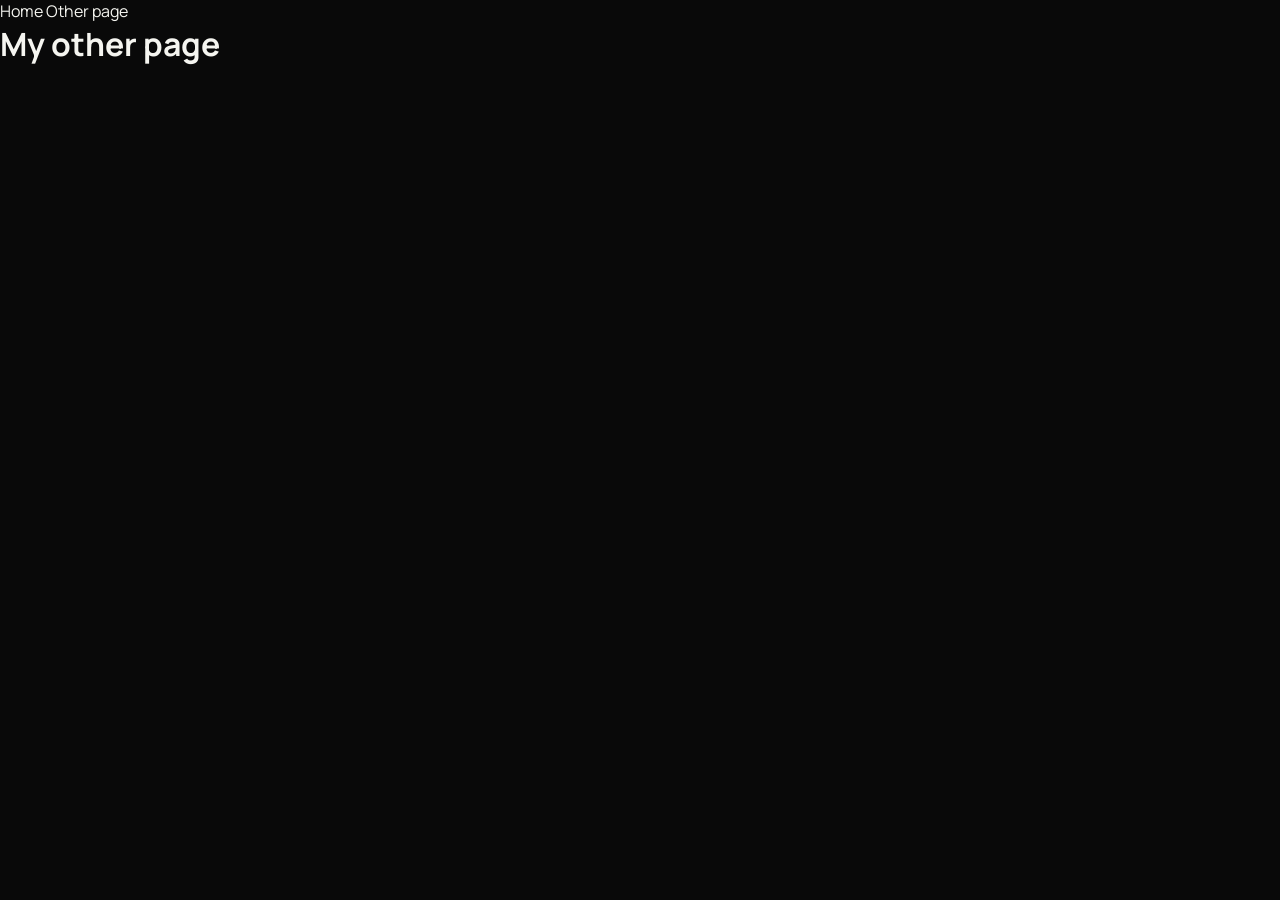
<file: page2.html>
<!DOCTYPE html>
<html lang="en">
  <head>
    <title>Other page</title>
    <meta charset="UTF-8" />
    <meta name="viewport" content="width=device-width" />
    <link rel="stylesheet" href="styles.css" />
    <script type="module" src="script.js"></script>
  </head>
  <body>
    <nav>
      <a href="/">Home</a>
      <a href="/page2.html" aria-current="page">Other page</a>
    </nav>
    <main>
      <h1>My other page</h1>
    </main>
  </body>
</html>
</file>
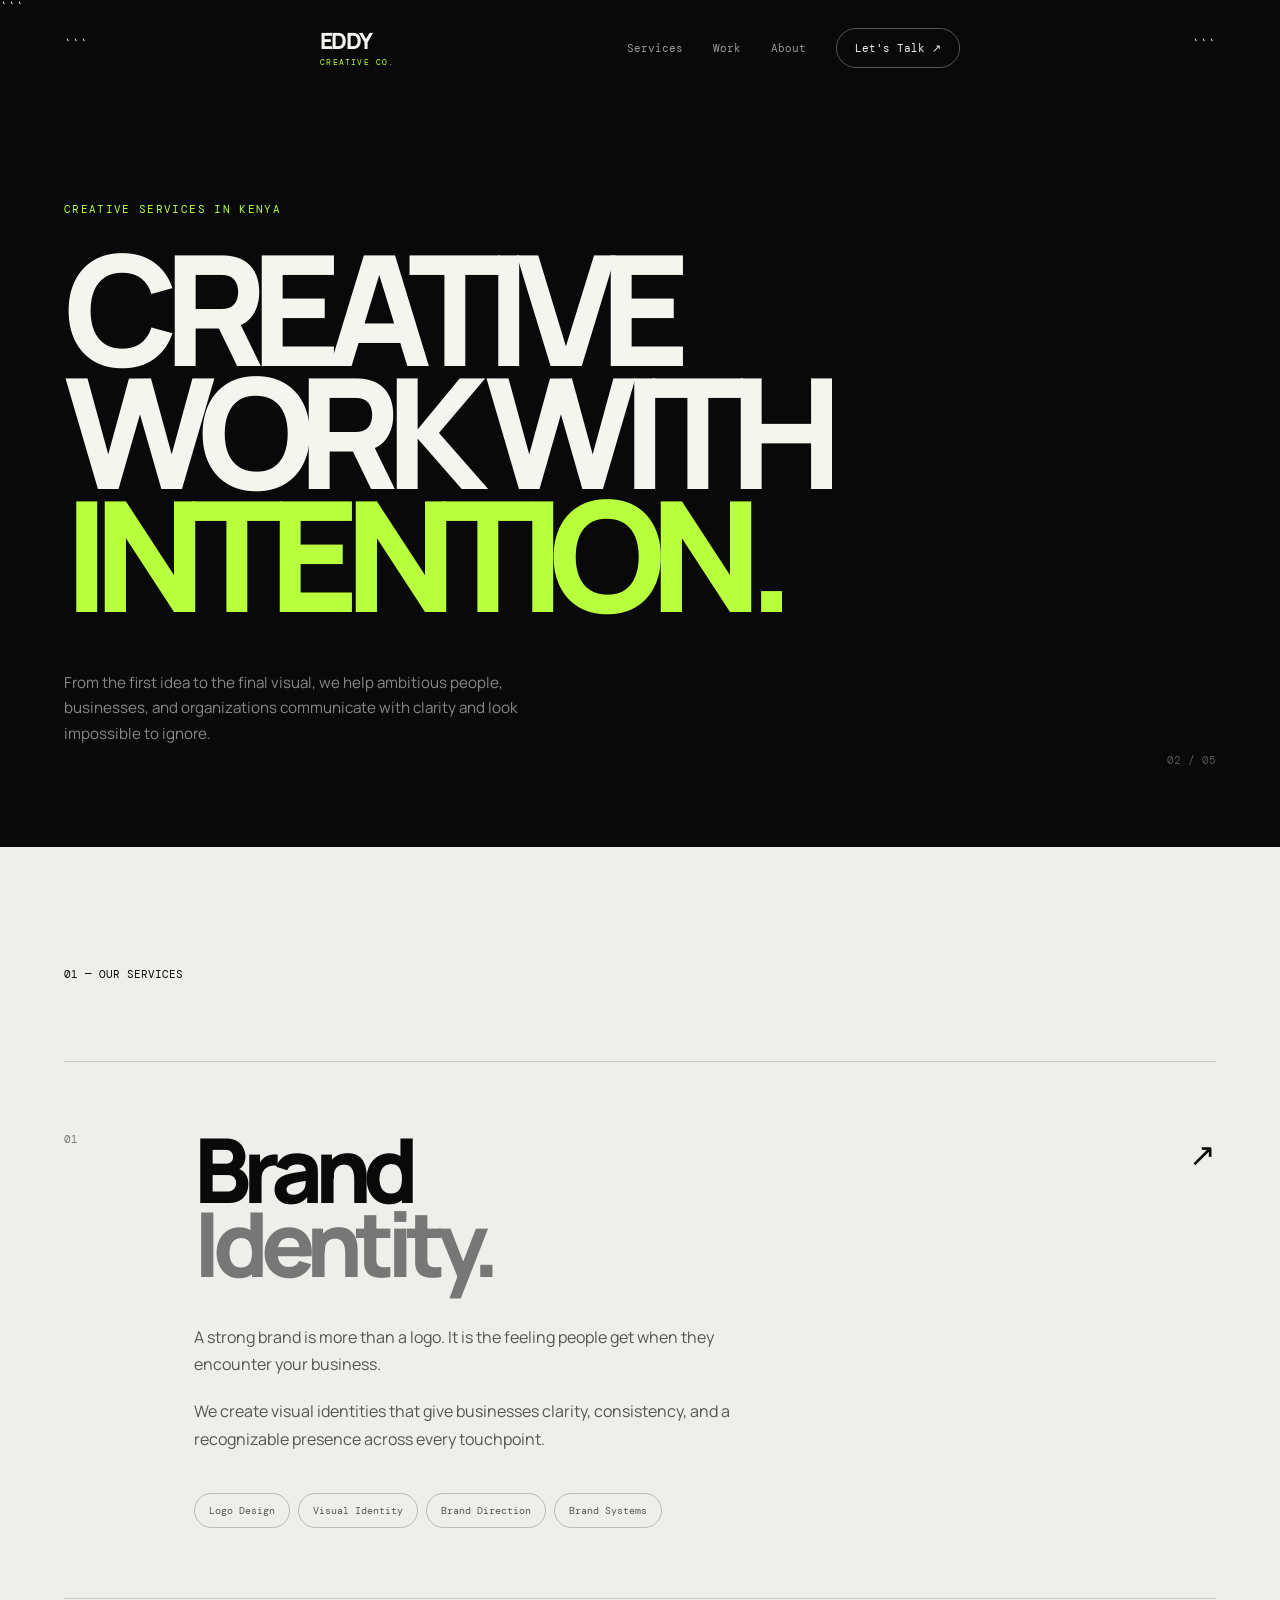
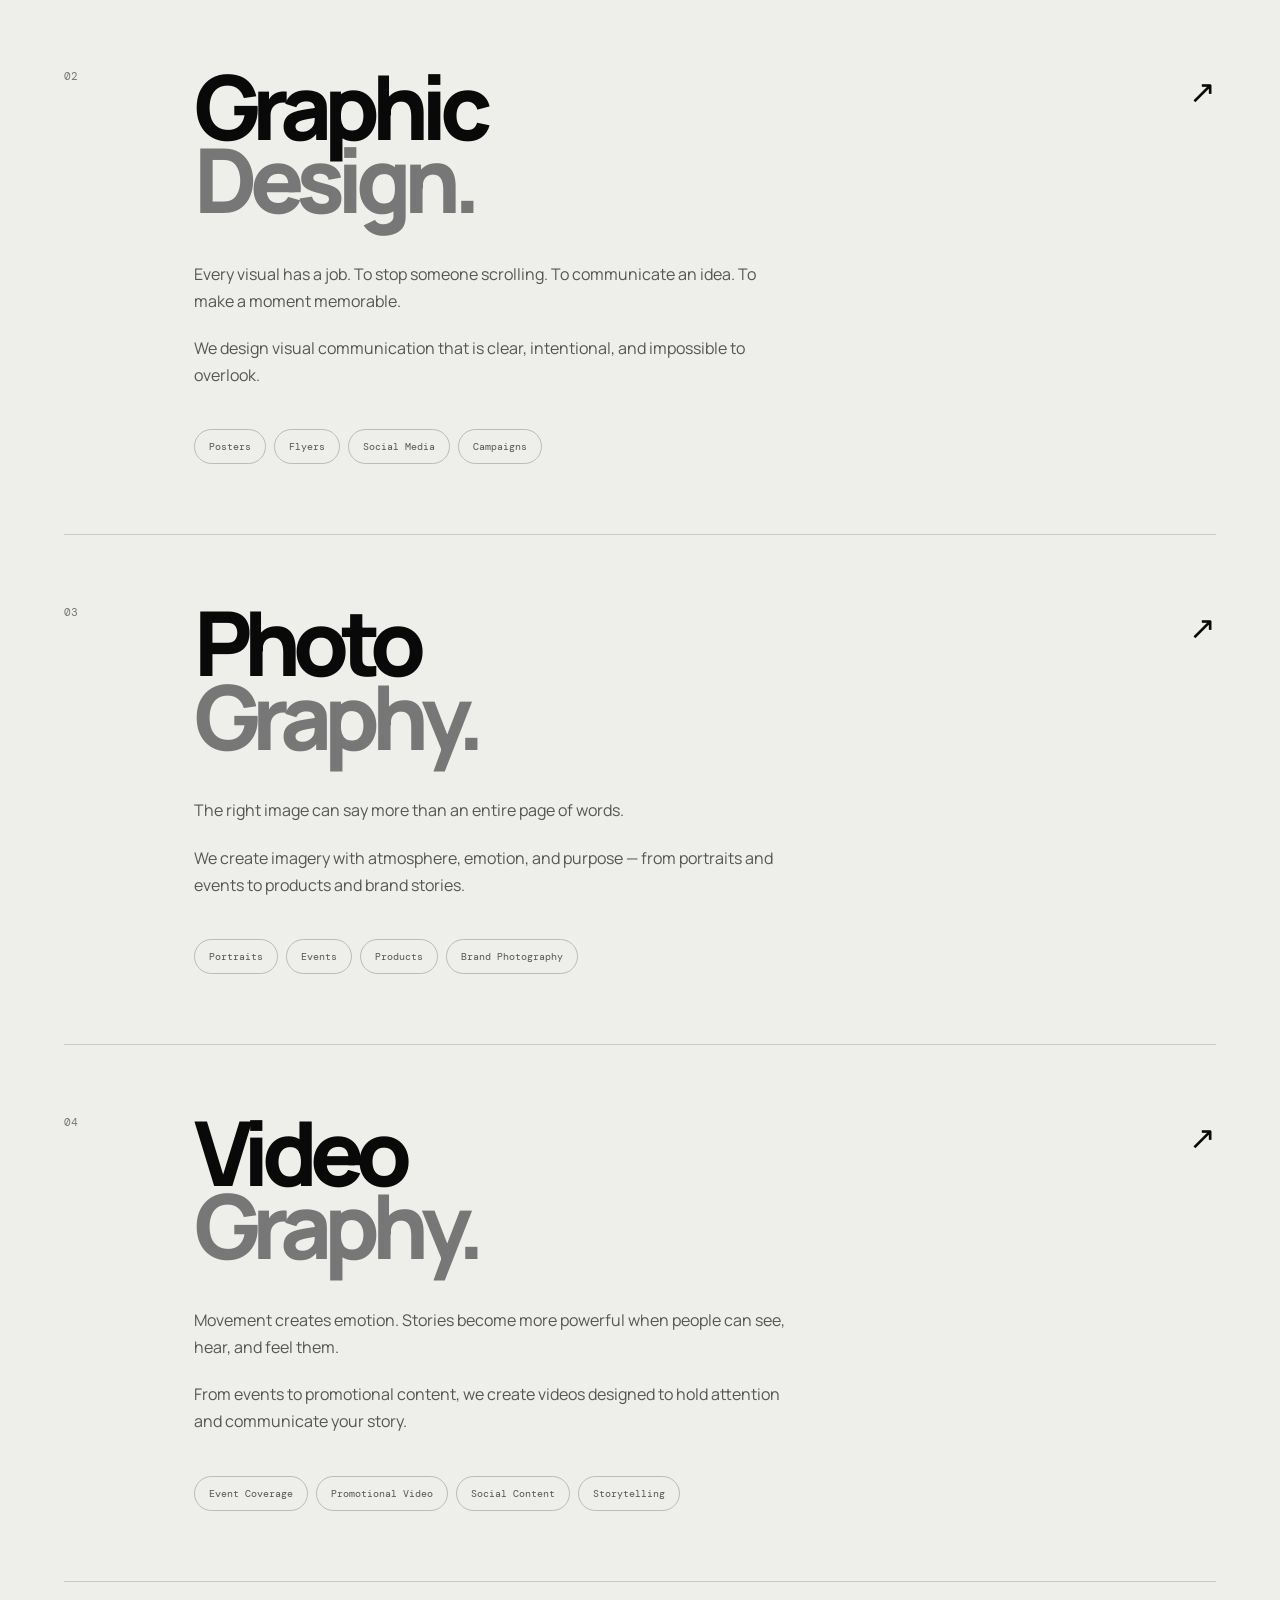
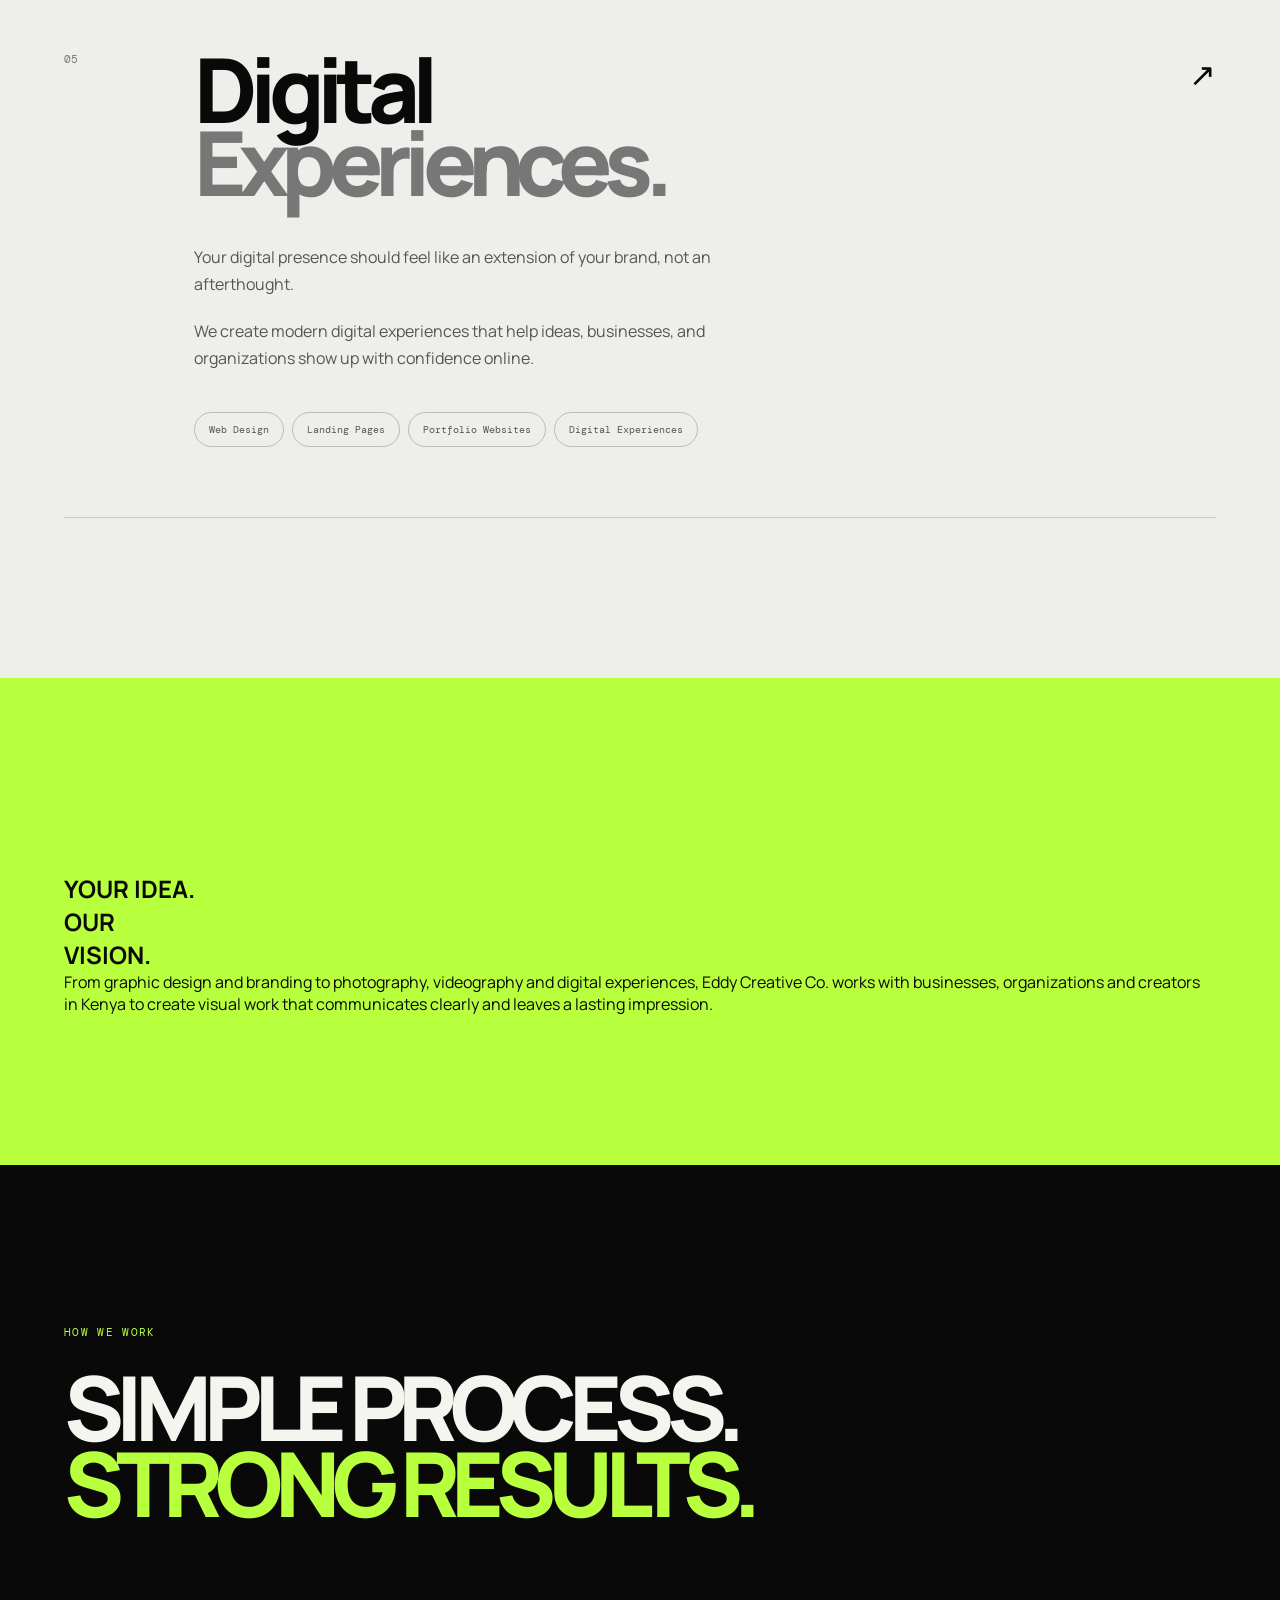
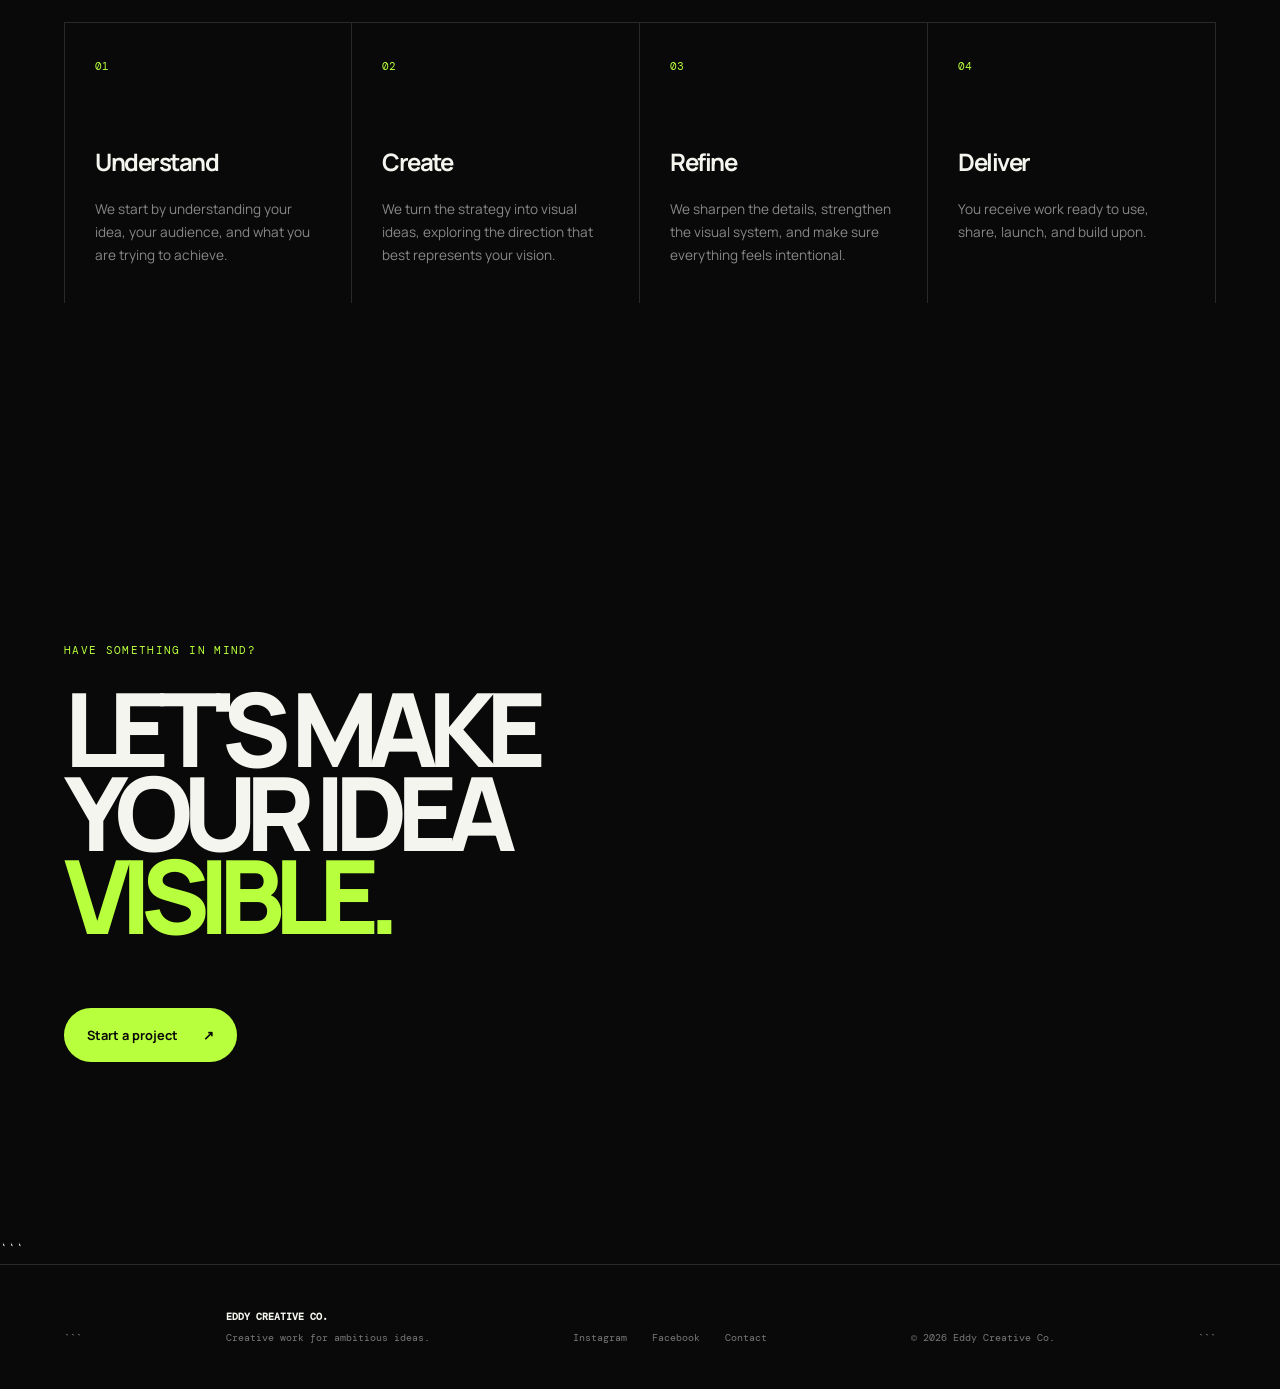
<file: services.html>
<!DOCTYPE html>

<html lang="en">

<head>

  <meta charset="UTF-8">

  <meta name="viewport" content="width=device-width, initial-scale=1.0">

  <!-- Google Verification -->

<meta
name="google-site-verification"
content="nQFoyttFOH3jRJIkFZbqDxu40IJLwQLUJpzGsCXbFrE"

>

  <!-- SEO -->

  <title>
    Graphic Design & Branding Services in Kenya | Eddy Creative Co.
  </title>

<meta
name="description"
content="Explore graphic design, branding, logo design, photography, videography and modern website design services from Eddy Creative Co., a creative studio serving businesses and creators in Kenya."

>

<meta
name="keywords"
content="graphic design services Kenya, graphic designer Kenya, branding services Kenya, logo design Kenya, website design Kenya, photography services Kenya, videography Kenya, social media design Kenya, creative studio Kenya, Eddy Creative Co."

>

<meta
name="author"
content="Eddy Creative Co."

>

  <!-- Canonical -->

  <link
    rel="canonical"
    href="https://eddy-creative-co.vercel.app/services.html"
  >

  <!-- Open Graph -->

<meta
property="og:title"
content="Graphic Design & Branding Services in Kenya | Eddy Creative Co."

>

<meta
property="og:description"
content="Graphic design, branding, photography, videography and modern digital experiences for businesses, brands and creators in Kenya."

>

<meta
property="og:type"
content="website"

>

<meta
property="og:url"
content="https://eddy-creative-co.vercel.app/services.html"

>

<meta
property="og:site_name"
content="Eddy Creative Co."

>

<meta
property="og:image"
content="https://eddy-creative-co.vercel.app/og-image.jpg"

>

  <!-- Twitter / Social Sharing -->

<meta
name="twitter:card"
content="summary_large_image"

>

<meta
name="twitter:title"
content="Graphic Design & Branding Services in Kenya | Eddy Creative Co."

>

<meta
name="twitter:description"
content="Explore graphic design, branding, photography, videography and digital experiences by Eddy Creative Co."

>

<meta
name="twitter:image"
content="https://eddy-creative-co.vercel.app/og-image.jpg"

>

  <!-- Structured Data -->

  <script type="application/ld+json">

  {
    "@context": "https://schema.org",

    "@type": "ProfessionalService",

    "name": "Eddy Creative Co.",

    "url": "https://eddy-creative-co.vercel.app/services.html",

    "description": "Creative services including graphic design, branding, logo design, photography, videography, social media design and website design for businesses, brands and creators in Kenya.",

    "telephone": "+254704278052",

    "areaServed": {
      "@type": "Country",
      "name": "Kenya"
    },

    "serviceType": [
      "Graphic Design",
      "Brand Identity Design",
      "Logo Design",
      "Photography",
      "Videography",
      "Website Design",
      "Social Media Design"
    ],

    "sameAs": [
      "https://www.instagram.com/eddyhopez1"
    ]

  }

  </script>

  <!-- Stylesheet -->

  <link
    rel="stylesheet"
    href="style.css"
  >

</head>

<body>

  <!-- HEADER -->

  <header class="site-header">

```
<a
  href="index.html"
  class="logo"
>

  <strong>
    EDDY
  </strong>

  <span>
    CREATIVE CO.
  </span>

</a>


<nav class="desktop-nav">

  <a href="services.html">
    Services
  </a>

  <a href="work.html">
    Work
  </a>

  <a href="about.html">
    About
  </a>

  <a
    href="contact.html"
    class="nav-button"
  >

    Let's Talk ↗

  </a>

</nav>


<button
  class="menu-toggle"
  aria-label="Open menu"
>

  <span></span>

  <span></span>

</button>
```

  </header>

  <!-- MOBILE MENU -->

  <div class="mobile-menu">

```
<a href="index.html">
  Home
</a>

<a href="services.html">
  Services
</a>

<a href="work.html">
  Work
</a>

<a href="about.html">
  About
</a>

<a href="contact.html">
  Let's Talk ↗
</a>
```

  </div>

  <main>

```
<!-- SERVICES HERO -->

<section class="services-hero">

  <p class="eyebrow">
    Creative services in Kenya
  </p>


  <h1>

    CREATIVE<br />

    WORK WITH<br />

    <span>
      INTENTION.
    </span>

  </h1>


  <p class="services-intro">

    From the first idea to the final visual, we help ambitious people,
    businesses, and organizations communicate with clarity and look
    impossible to ignore.

  </p>


  <div class="hero-number">
    02 / 05
  </div>

</section>


<!-- SERVICES LIST -->

<section class="services-list-section">


  <div class="section-label">
    01 — OUR SERVICES
  </div>


  <!-- BRANDING -->

  <article class="service-detail">

    <div class="service-detail-number">
      01
    </div>


    <div class="service-detail-content">

      <h2>

        Brand<br />

        <span>
          Identity.
        </span>

      </h2>


      <p>

        A strong brand is more than a logo. It is the feeling people get
        when they encounter your business.

      </p>


      <p>

        We create visual identities that give businesses clarity,
        consistency, and a recognizable presence across every touchpoint.

      </p>


      <div class="service-tags">

        <span>
          Logo Design
        </span>

        <span>
          Visual Identity
        </span>

        <span>
          Brand Direction
        </span>

        <span>
          Brand Systems
        </span>

      </div>

    </div>


    <div class="service-detail-arrow">
      ↗
    </div>

  </article>


  <!-- GRAPHIC DESIGN -->

  <article class="service-detail">

    <div class="service-detail-number">
      02
    </div>


    <div class="service-detail-content">

      <h2>

        Graphic<br />

        <span>
          Design.
        </span>

      </h2>


      <p>

        Every visual has a job. To stop someone scrolling. To communicate
        an idea. To make a moment memorable.

      </p>


      <p>

        We design visual communication that is clear, intentional, and
        impossible to overlook.

      </p>


      <div class="service-tags">

        <span>
          Posters
        </span>

        <span>
          Flyers
        </span>

        <span>
          Social Media
        </span>

        <span>
          Campaigns
        </span>

      </div>

    </div>


    <div class="service-detail-arrow">
      ↗
    </div>

  </article>


  <!-- PHOTOGRAPHY -->

  <article class="service-detail">

    <div class="service-detail-number">
      03
    </div>


    <div class="service-detail-content">

      <h2>

        Photo<br />

        <span>
          Graphy.
        </span>

      </h2>


      <p>

        The right image can say more than an entire page of words.

      </p>


      <p>

        We create imagery with atmosphere, emotion, and purpose — from
        portraits and events to products and brand stories.

      </p>


      <div class="service-tags">

        <span>
          Portraits
        </span>

        <span>
          Events
        </span>

        <span>
          Products
        </span>

        <span>
          Brand Photography
        </span>

      </div>

    </div>


    <div class="service-detail-arrow">
      ↗
    </div>

  </article>


  <!-- VIDEOGRAPHY -->

  <article class="service-detail">

    <div class="service-detail-number">
      04
    </div>


    <div class="service-detail-content">

      <h2>

        Video<br />

        <span>
          Graphy.
        </span>

      </h2>


      <p>

        Movement creates emotion. Stories become more powerful when people
        can see, hear, and feel them.

      </p>


      <p>

        From events to promotional content, we create videos designed to
        hold attention and communicate your story.

      </p>


      <div class="service-tags">

        <span>
          Event Coverage
        </span>

        <span>
          Promotional Video
        </span>

        <span>
          Social Content
        </span>

        <span>
          Storytelling
        </span>

      </div>

    </div>


    <div class="service-detail-arrow">
      ↗
    </div>

  </article>


  <!-- DIGITAL -->

  <article class="service-detail">

    <div class="service-detail-number">
      05
    </div>


    <div class="service-detail-content">

      <h2>

        Digital<br />

        <span>
          Experiences.
        </span>

      </h2>


      <p>

        Your digital presence should feel like an extension of your brand,
        not an afterthought.

      </p>


      <p>

        We create modern digital experiences that help ideas, businesses,
        and organizations show up with confidence online.

      </p>


      <div class="service-tags">

        <span>
          Web Design
        </span>

        <span>
          Landing Pages
        </span>

        <span>
          Portfolio Websites
        </span>

        <span>
          Digital Experiences
        </span>

      </div>

    </div>


    <div class="service-detail-arrow">
      ↗
    </div>

  </article>


</section>


<!-- LOCATION / LOCAL SEO -->

<section class="intro-section">

  <p class="eyebrow">
    Serving businesses and creators in Kenya
  </p>


  <h2>

    YOUR IDEA.<br />

    OUR<br />

    <span>
      VISION.
    </span>

  </h2>


  <p class="section-text">

    From graphic design and branding to photography, videography and
    digital experiences, Eddy Creative Co. works with businesses,
    organizations and creators in Kenya to create visual work that
    communicates clearly and leaves a lasting impression.

  </p>

</section>


<!-- PROCESS -->

<section class="process-section">

  <p class="eyebrow">
    How we work
  </p>


  <h2>

    SIMPLE PROCESS.<br />

    <span>
      STRONG RESULTS.
    </span>

  </h2>


  <div class="process-grid">


    <div class="process-step">

      <span>
        01
      </span>


      <h3>
        Understand
      </h3>


      <p>

        We start by understanding your idea, your audience, and what you
        are trying to achieve.

      </p>

    </div>


    <div class="process-step">

      <span>
        02
      </span>


      <h3>
        Create
      </h3>


      <p>

        We turn the strategy into visual ideas, exploring the direction
        that best represents your vision.

      </p>

    </div>


    <div class="process-step">

      <span>
        03
      </span>


      <h3>
        Refine
      </h3>


      <p>

        We sharpen the details, strengthen the visual system, and make
        sure everything feels intentional.

      </p>

    </div>


    <div class="process-step">

      <span>
        04
      </span>


      <h3>
        Deliver
      </h3>


      <p>

        You receive work ready to use, share, launch, and build upon.

      </p>

    </div>


  </div>

</section>


<!-- CTA -->

<section class="work-cta">

  <p class="eyebrow">

    Have something in mind?

  </p>


  <h2>

    LET'S MAKE<br />

    YOUR IDEA<br />

    <span>
      VISIBLE.
    </span>

  </h2>


  <a
    href="contact.html"
    class="primary-button"
  >

    Start a project

    <span>
      ↗
    </span>

  </a>

</section>
```

  </main>

  <!-- FOOTER -->

  <footer class="site-footer">

```
<div>

  <strong>
    EDDY CREATIVE CO.
  </strong>


  <p>
    Creative work for ambitious ideas.
  </p>

</div>


<div class="footer-links">

  <a
    href="https://www.instagram.com/eddyhopez1"
    target="_blank"
    rel="noopener noreferrer"
  >

    Instagram

  </a>


  <a href="#">
    Facebook
  </a>


  <a href="contact.html">
    Contact
  </a>

</div>


<p>
  © 2026 Eddy Creative Co.
</p>
```

  </footer>

  <script src="script.js"></script>

</body>

</html>
</file>
<file: style.css>
@import url('https://fonts.googleapis.com/css2?family=DM+Mono:wght@400;500&family=Manrope:wght@400;500;600;700;800&display=swap');

/* =====================================================
RESET
===================================================== */

* {
  margin: 0;
  padding: 0;
  box-sizing: border-box;
  }

html {
scroll-behavior: smooth;
}

body {
background: #090909;
color: #f5f5f0;
font-family: 'Manrope', sans-serif;
overflow-x: hidden;
}

a {
color: inherit;
text-decoration: none;
}

button,
input,
textarea,
select {
font-family: inherit;
}

/* =====================================================
VARIABLES
===================================================== */

:root {
--black: #090909;
--dark: #111111;
--soft-dark: #181818;
--white: #f5f5f0;
--muted: #888888;
--line: #292929;
--lime: #b8ff3d;
}

/* =====================================================
HEADER
===================================================== */

.site-header {
align-items: center;
display: flex;
justify-content: space-between;
left: 0;
padding: 28px 5vw;
position: absolute;
right: 0;
top: 0;
z-index: 20;
}

.logo {
display: flex;
flex-direction: column;
line-height: 1;
}

.logo strong {
font-size: 1.4rem;
font-weight: 800;
letter-spacing: -0.08em;
}

.logo span {
color: var(--lime);
font-family: 'DM Mono', monospace;
font-size: 0.5rem;
letter-spacing: 0.15em;
margin-top: 5px;
}

.desktop-nav {
align-items: center;
display: flex;
gap: 30px;
}

.desktop-nav a {
color: #999;
font-family: 'DM Mono', monospace;
font-size: 0.7rem;
transition: color 0.3s ease;
}

.desktop-nav a:hover {
color: var(--lime);
}

.nav-button {
border: 1px solid #555;
border-radius: 100px;
color: var(--white) !important;
padding: 12px 18px;
}

/* =====================================================
MOBILE MENU
===================================================== */

.menu-toggle {
background: none;
border: none;
cursor: pointer;
display: none;
flex-direction: column;
gap: 6px;
padding: 5px;
position: relative;
z-index: 30;
}

.menu-toggle span {
background: var(--white);
display: block;
height: 1px;
transition: transform 0.3s ease;
width: 28px;
}

.menu-toggle.active span:first-child {
transform: translateY(3.5px) rotate(45deg);
}

.menu-toggle.active span:last-child {
transform: translateY(-3.5px) rotate(-45deg);
}

.mobile-menu {
background: var(--black);
display: none;
flex-direction: column;
gap: 25px;
inset: 0;
padding: 120px 8vw;
position: fixed;
z-index: 15;
}

.mobile-menu.active {
display: flex;
}

.mobile-menu a {
font-size: 2.5rem;
font-weight: 700;
letter-spacing: -0.06em;
}

/* =====================================================
COMMON
===================================================== */

.eyebrow {
color: var(--lime);
font-family: 'DM Mono', monospace;
font-size: 0.7rem;
letter-spacing: 0.12em;
margin-bottom: 30px;
text-transform: uppercase;
}

.section-label {
font-family: 'DM Mono', monospace;
font-size: 0.7rem;
margin-bottom: 80px;
}

.primary-button {
align-items: center;
background: var(--lime);
border: none;
border-radius: 100px;
color: var(--black);
cursor: pointer;
display: inline-flex;
font-size: 0.8rem;
font-weight: 700;
gap: 25px;
padding: 18px 23px;
transition: transform 0.3s ease;
}

.primary-button:hover {
transform: translateY(-5px);
}

/* =====================================================
HOME HERO
===================================================== */

.hero {
align-items: flex-end;
display: flex;
min-height: 100vh;
overflow: hidden;
padding: 170px 5vw 80px;
position: relative;
}

.hero::before {
background-image:
linear-gradient(
rgba(255, 255, 255, 0.025) 1px,
transparent 1px
),
linear-gradient(
90deg,
rgba(255, 255, 255, 0.025) 1px,
transparent 1px
);
background-size: 80px 80px;
content: '';
inset: 0;
mask-image: linear-gradient(to bottom, black, transparent);
pointer-events: none;
position: absolute;
}

.hero-orb {
background: radial-gradient(
circle,
rgba(184, 255, 61, 0.16),
rgba(184, 255, 61, 0.04) 35%,
transparent 70%
);
height: 800px;
position: absolute;
right: -250px;
top: -150px;
width: 800px;
}

.hero-content {
position: relative;
z-index: 2;
}

.hero h1 {
font-size: clamp(4rem, 11vw, 10rem);
font-weight: 800;
letter-spacing: -0.1em;
line-height: 0.8;
}

.hero h1 span {
color: var(--lime);
}

.hero-bottom {
align-items: flex-end;
display: flex;
gap: 80px;
justify-content: space-between;
margin-top: 65px;
max-width: 850px;
}

.hero-bottom p {
color: var(--muted);
font-size: 0.95rem;
line-height: 1.7;
max-width: 320px;
}

.hero-number {
bottom: 80px;
color: #555;
font-family: 'DM Mono', monospace;
font-size: 0.7rem;
position: absolute;
right: 5vw;
}

/* =====================================================
HOME INTRO
===================================================== */

.intro-section {
background: var(--lime);
color: var(--black);
padding: 150px 5vw;
}

.intro-content {
display: grid;
gap: 100px;
grid-template-columns: 1.4fr 1fr;
}

.intro-content h2 {
font-size: clamp(3rem, 7vw, 7rem);
font-weight: 800;
letter-spacing: -0.09em;
line-height: 0.85;
}

.intro-content h2 span {
color: #4b5d20;
}

.intro-text {
align-self: end;
max-width: 400px;
}

.intro-text p {
font-size: 1rem;
line-height: 1.7;
margin-bottom: 40px;
}

/* =====================================================
HOME SERVICES
===================================================== */

.services-preview {
padding: 160px 5vw;
}

.section-heading {
align-items: flex-end;
display: flex;
justify-content: space-between;
}

.section-heading h2,
.featured-work h2 {
font-size: clamp(3rem, 7vw, 7rem);
font-weight: 800;
letter-spacing: -0.09em;
line-height: 0.85;
}

.section-heading h2 span,
.featured-work h2 span {
color: var(--lime);
}

.services-grid {
display: grid;
grid-template-columns: repeat(4, 1fr);
margin-top: 100px;
}

.service-card {
border-left: 1px solid var(--line);
min-height: 300px;
padding: 25px;
position: relative;
transition: background 0.3s ease;
}

.service-card:hover {
background: var(--soft-dark);
}

.service-card > span {
color: var(--muted);
font-family: 'DM Mono', monospace;
font-size: 0.7rem;
}

.service-card h3 {
font-size: 1.5rem;
letter-spacing: -0.06em;
margin-top: 80px;
}

.service-card p {
color: var(--muted);
font-size: 0.85rem;
line-height: 1.6;
margin-top: 20px;
max-width: 230px;
}

.service-card strong {
bottom: 25px;
font-size: 1.5rem;
position: absolute;
right: 25px;
}

/* =====================================================
STATEMENT
===================================================== */

.statement-section {
background: #eeeeea;
color: var(--black);
padding: 160px 5vw;
}

.statement-section .eyebrow {
color: #555;
}

.statement-section h2 {
font-size: clamp(3rem, 7vw, 7rem);
font-weight: 800;
letter-spacing: -0.09em;
line-height: 0.85;
max-width: 1100px;
}

.statement-section h2 span {
color: #777;
}

/* =====================================================
FEATURED WORK
===================================================== */

.featured-work {
padding: 160px 5vw;
}

.work-grid {
display: grid;
gap: 25px;
grid-template-columns: 1.4fr 1fr;
margin-top: 90px;
}

.work-card-large {
grid-row: span 2;
}

.work-card {
display: block;
}

.work-visual {
align-items: flex-end;
display: flex;
height: 100%;
justify-content: space-between;
min-height: 350px;
padding: 30px;
transition: transform 0.5s ease;
}

.work-card-large .work-visual {
min-height: 725px;
}

.work-card:hover .work-visual {
transform: scale(0.98);
}

.visual-one {
background: #222;
}

.visual-two {
background: #333;
}

.visual-three {
background: #151515;
}

.work-visual span {
color: var(--lime);
font-family: 'DM Mono', monospace;
font-size: 0.7rem;
}

.work-visual strong {
font-size: clamp(1.5rem, 3vw, 3.5rem);
letter-spacing: -0.08em;
line-height: 0.85;
text-align: right;
}

.work-info {
align-items: center;
display: flex;
justify-content: space-between;
padding-top: 18px;
}

.work-info h3 {
font-size: 1rem;
}

.work-info span {
color: var(--muted);
font-family: 'DM Mono', monospace;
font-size: 0.65rem;
}

/* =====================================================
SERVICES / WORK / ABOUT / CONTACT HEROES
===================================================== */

.services-hero,
.work-hero,
.about-hero,
.contact-hero {
min-height: 90vh;
padding: 180px 5vw 100px;
position: relative;
}

.services-hero h1,
.work-hero h1,
.about-hero h1,
.contact-hero h1 {
font-size: clamp(4rem, 12vw, 11rem);
font-weight: 800;
letter-spacing: -0.1em;
line-height: 0.8;
}

.services-hero h1 span,
.work-hero h1 span,
.about-hero h1 span,
.contact-hero h1 span {
color: var(--lime);
}

.services-intro,
.page-intro,
.about-intro,
.contact-intro {
color: var(--muted);
font-size: 0.95rem;
line-height: 1.7;
margin-top: 55px;
max-width: 480px;
}

/* =====================================================
SERVICES PAGE
===================================================== */

.services-list-section {
background: #eeeeea;
color: var(--black);
padding: 120px 5vw 160px;
}

.service-detail {
border-top: 1px solid #c9c9c9;
display: grid;
gap: 50px;
grid-template-columns: 80px 1fr 80px;
padding: 70px 0;
transition: padding 0.3s ease;
}

.service-detail:last-child {
border-bottom: 1px solid #c9c9c9;
}

.service-detail:hover {
padding-left: 20px;
padding-right: 20px;
}

.service-detail-number {
color: #777;
font-family: 'DM Mono', monospace;
font-size: 0.7rem;
}

.service-detail-content {
max-width: 800px;
}

.service-detail-content h2 {
font-size: clamp(3.5rem, 7vw, 7rem);
font-weight: 800;
letter-spacing: -0.09em;
line-height: 0.82;
margin-bottom: 45px;
}

.service-detail-content h2 span {
color: #777;
}

.service-detail-content p {
color: #555;
font-size: 1rem;
line-height: 1.7;
margin-bottom: 20px;
max-width: 600px;
}

.service-tags {
display: flex;
flex-wrap: wrap;
gap: 8px;
margin-top: 40px;
}

.service-tags span {
border: 1px solid #bbb;
border-radius: 100px;
color: #555;
font-family: 'DM Mono', monospace;
font-size: 0.6rem;
padding: 10px 14px;
}

.service-detail-arrow {
font-size: 2rem;
text-align: right;
transition: transform 0.3s ease;
}

.service-detail:hover .service-detail-arrow {
transform: translate(8px, -8px);
}

/* =====================================================
PROCESS
===================================================== */

.process-section {
padding: 160px 5vw;
}

.process-section h2 {
font-size: clamp(3rem, 7vw, 7rem);
font-weight: 800;
letter-spacing: -0.09em;
line-height: 0.85;
}

.process-section h2 span {
color: var(--lime);
}

.process-grid {
border-top: 1px solid var(--line);
display: grid;
grid-template-columns: repeat(4, 1fr);
margin-top: 100px;
}

.process-step {
border-right: 1px solid var(--line);
min-height: 280px;
padding: 30px;
}

.process-step:first-child {
border-left: 1px solid var(--line);
}

.process-step > span {
color: var(--lime);
font-family: 'DM Mono', monospace;
font-size: 0.7rem;
}

.process-step h3 {
font-size: 1.5rem;
letter-spacing: -0.06em;
margin-top: 70px;
}

.process-step p {
color: var(--muted);
font-size: 0.85rem;
line-height: 1.7;
margin-top: 20px;
}

/* =====================================================
WORK PAGE
===================================================== */

.portfolio-section {
background: #eeeeea;
color: var(--black);
padding: 110px 5vw 160px;
}

.portfolio-toolbar {
align-items: center;
border-bottom: 1px solid #ccc;
display: flex;
justify-content: space-between;
padding-bottom: 20px;
}

.portfolio-toolbar > span {
color: #777;
font-family: 'DM Mono', monospace;
font-size: 0.65rem;
text-transform: uppercase;
}

.portfolio-filters {
display: flex;
flex-wrap: wrap;
gap: 8px;
}

.filter-button {
background: transparent;
border: 1px solid #ccc;
border-radius: 100px;
color: var(--black);
cursor: pointer;
font-family: 'DM Mono', monospace;
font-size: 0.6rem;
padding: 9px 14px;
}

.filter-button:hover,
.filter-button.active {
background: var(--black);
color: white;
}

.portfolio-grid {
display: grid;
gap: 70px 25px;
grid-template-columns: 1fr 1fr;
margin-top: 70px;
}

.portfolio-large {
grid-row: span 2;
}

.portfolio-wide {
grid-column: span 2;
}

.portfolio-card {
cursor: pointer;
}

.portfolio-image {
align-items: flex-end;
display: flex;
justify-content: space-between;
min-height: 480px;
overflow: hidden;
padding: 30px;
position: relative;
transition: transform 0.5s ease;
}

.portfolio-large .portfolio-image {
min-height: 720px;
}

.portfolio-wide .portfolio-image {
min-height: 400px;
}

.portfolio-card:hover .portfolio-image {
transform: scale(0.98);
}

.portfolio-image img {
height: 100%;
inset: 0;
object-fit: cover;
position: absolute;
width: 100%;
}

.portfolio-image::after {
background: linear-gradient(
to top,
rgba(0, 0, 0, 0.65),
transparent 55%
);
content: '';
inset: 0;
pointer-events: none;
position: absolute;
}

.project-number,
.project-title {
position: relative;
z-index: 2;
}

.project-number {
color: var(--lime);
font-family: 'DM Mono', monospace;
font-size: 0.7rem;
}

.project-title {
color: white;
font-size: clamp(1.5rem, 4vw, 4rem);
font-weight: 800;
letter-spacing: -0.08em;
line-height: 0.85;
text-align: right;
}

.portfolio-info {
align-items: flex-start;
display: flex;
justify-content: space-between;
padding-top: 20px;
}

.portfolio-info h2 {
font-size: 1.5rem;
letter-spacing: -0.06em;
}

.portfolio-info p {
color: #777;
font-size: 0.8rem;
line-height: 1.6;
margin-top: 8px;
max-width: 400px;
}

.project-arrow {
font-size: 1.5rem;
}

/* =====================================================
ABOUT PAGE
===================================================== */

.about-story {
background: var(--lime);
color: var(--black);
padding: 150px 5vw;
}

.about-story-grid {
display: grid;
gap: 100px;
grid-template-columns: 1.3fr 1fr;
}

.about-story-grid h2 {
font-size: clamp(3rem, 7vw, 7rem);
font-weight: 800;
letter-spacing: -0.09em;
line-height: 0.82;
}

.about-story-grid h2 span {
color: #4b5d20;
}

.about-story-text {
align-self: end;
max-width: 500px;
}

.about-story-text p {
font-size: 1rem;
line-height: 1.8;
margin-bottom: 25px;
}

.about-belief {
background: #eeeeea;
color: var(--black);
padding: 160px 5vw;
}

.about-belief .eyebrow {
color: #555;
}

.about-belief h2 {
font-size: clamp(3rem, 7vw, 7rem);
font-weight: 800;
letter-spacing: -0.09em;
line-height: 0.85;
max-width: 1200px;
}

.about-belief h2 span {
color: #777;
}

.values-section {
padding: 160px 5vw;
}

.values-grid {
border-top: 1px solid var(--line);
display: grid;
grid-template-columns: repeat(4, 1fr);
}

.value-card {
border-right: 1px solid var(--line);
min-height: 300px;
padding: 30px;
}

.value-card:first-child {
border-left: 1px solid var(--line);
}

.value-card > span {
color: var(--lime);
font-family: 'DM Mono', monospace;
font-size: 0.7rem;
}

.value-card h3 {
font-size: 1.6rem;
letter-spacing: -0.06em;
margin-top: 80px;
}

.value-card p {
color: var(--muted);
font-size: 0.85rem;
line-height: 1.7;
margin-top: 20px;
}

.about-partner {
background: #151515;
padding: 160px 5vw;
}

.partner-content {
max-width: 900px;
}

.partner-content h2 {
font-size: clamp(3rem, 7vw, 7rem);
font-weight: 800;
letter-spacing: -0.09em;
line-height: 0.85;
margin-bottom: 55px;
}

.partner-content h2 span {
color: var(--lime);
}

.partner-content > p:not(.eyebrow) {
color: var(--muted);
font-size: 1rem;
line-height: 1.8;
margin-bottom: 45px;
max-width: 550px;
}

/* =====================================================
CONTACT PAGE
===================================================== */

.contact-section {
background: #eeeeea;
color: var(--black);
padding: 140px 5vw 160px;
}

.contact-grid {
display: grid;
gap: 120px;
grid-template-columns: 0.9fr 1.1fr;
margin: auto;
max-width: 1400px;
}

.contact-details h2 {
font-size: clamp(3rem, 6vw, 6rem);
font-weight: 800;
letter-spacing: -0.09em;
line-height: 0.85;
margin-bottom: 45px;
}

.contact-details h2 span {
color: #777;
}

.contact-details .eyebrow {
color: #555;
}

.contact-description {
color: #555;
font-size: 1rem;
line-height: 1.8;
max-width: 430px;
}

.contact-links {
border-top: 1px solid #c8c8c8;
margin-top: 60px;
}

.contact-links a {
border-bottom: 1px solid #c8c8c8;
display: flex;
flex-direction: column;
gap: 8px;
padding: 22px 0;
transition: padding 0.3s ease;
}

.contact-links a:hover {
padding-left: 12px;
}

.contact-links a span {
color: #777;
font-family: 'DM Mono', monospace;
font-size: 0.65rem;
text-transform: uppercase;
}

.contact-form {
background: #ffffff;
padding: 50px;
}

.form-group {
border-bottom: 1px solid #d0d0d0;
margin-bottom: 35px;
padding-bottom: 12px;
}

.form-group label {
color: #777;
display: block;
font-family: 'DM Mono', monospace;
font-size: 0.65rem;
margin-bottom: 12px;
text-transform: uppercase;
}

.form-group input,
.form-group select,
.form-group textarea {
background: transparent;
border: none;
color: var(--black);
font-size: 1rem;
outline: none;
padding: 8px 0;
width: 100%;
}

.form-group input::placeholder,
.form-group textarea::placeholder {
color: #999;
}

.form-group select {
cursor: pointer;
}

.form-group textarea {
min-height: 150px;
resize: vertical;
}

.form-submit {
margin-top: 15px;
}

.contact-final {
padding: 180px 5vw;
}

.contact-final h2 {
font-size: clamp(3.5rem, 8vw, 8rem);
font-weight: 800;
letter-spacing: -0.1em;
line-height: 0.82;
}

.contact-final h2 span {
color: var(--lime);
}

/* =====================================================
CTA
===================================================== */

.work-cta {
padding: 180px 5vw;
}

.work-cta h2 {
font-size: clamp(3.5rem, 8vw, 8rem);
font-weight: 800;
letter-spacing: -0.1em;
line-height: 0.82;
margin-bottom: 70px;
}

.work-cta h2 span {
color: var(--lime);
}

/* =====================================================
FOOTER
===================================================== */

.site-footer {
align-items: flex-end;
border-top: 1px solid var(--line);
color: #777;
display: flex;
font-family: 'DM Mono', monospace;
font-size: 0.65rem;
justify-content: space-between;
padding: 45px 5vw;
}

.site-footer strong {
color: var(--white);
}

.site-footer p {
margin-top: 8px;
}

.footer-links {
display: flex;
gap: 25px;
}

.footer-links a:hover {
color: var(--lime);
}

/* =====================================================
ANIMATIONS
===================================================== */

.reveal {
opacity: 0;
transform: translateY(30px);
transition: opacity 0.7s ease, transform 0.7s ease;
}

.reveal.visible {
opacity: 1;
transform: translateY(0);
}

/* =====================================================
RESPONSIVE — TABLET
===================================================== */

@media (max-width: 850px) {

.desktop-nav {
display: none;
}

.menu-toggle {
display: flex;
}

.hero-bottom {
align-items: flex-start;
flex-direction: column;
gap: 30px;
}

.intro-content,
.about-story-grid {
gap: 60px;
grid-template-columns: 1fr;
}

.services-grid {
grid-template-columns: 1fr 1fr;
}

.work-grid {
grid-template-columns: 1fr;
}

.work-card-large {
grid-row: auto;
}

.work-card-large .work-visual {
min-height: 450px;
}

.section-heading {
align-items: flex-start;
flex-direction: column;
gap: 40px;
}

.service-detail {
gap: 30px;
grid-template-columns: 50px 1fr 50px;
}

.process-grid,
.values-grid {
grid-template-columns: 1fr 1fr;
}

.contact-grid {
gap: 80px;
grid-template-columns: 1fr;
}

.portfolio-toolbar {
align-items: flex-start;
flex-direction: column;
gap: 25px;
}

}

/* =====================================================
RESPONSIVE — MOBILE
===================================================== */

@media (max-width: 550px) {

.site-header {
padding: 22px 6vw;
}

.hero {
padding: 160px 6vw 70px;
}

.hero h1 {
font-size: clamp(3.5rem, 16vw, 6rem);
}

.intro-section,
.services-preview,
.featured-work,
.statement-section,
.work-cta,
.process-section,
.about-story,
.about-belief,
.values-section,
.about-partner,
.contact-final {
padding: 100px 6vw;
}

.services-grid {
grid-template-columns: 1fr;
}

.service-card {
border-left: none;
border-top: 1px solid var(--line);
min-height: 260px;
}

.service-card:first-child {
border-top: none;
}

.work-card-large .work-visual,
.work-visual {
min-height: 350px;
}

.services-hero,
.work-hero,
.about-hero,
.contact-hero {
min-height: 800px;
padding: 160px 6vw 80px;
}

.services-hero h1,
.work-hero h1,
.about-hero h1,
.contact-hero h1 {
font-size: clamp(3.5rem, 16vw, 6rem);
}

.services-list-section,
.portfolio-section,
.contact-section {
padding: 80px 6vw 100px;
}

.service-detail {
display: block;
padding: 55px 0;
}

.service-detail:hover {
padding-left: 0;
padding-right: 0;
}

.service-detail-number {
margin-bottom: 35px;
}

.service-detail-content h2 {
font-size: clamp(3rem, 15vw, 5rem);
margin-bottom: 35px;
}

.service-detail-arrow {
margin-top: 35px;
text-align: left;
}

.process-grid,
.values-grid {
grid-template-columns: 1fr;
margin-top: 70px;
}

.process-step,
.value-card {
border-left: 1px solid var(--line);
border-right: 1px solid var(--line);
border-bottom: 1px solid var(--line);
}

.process-step h3,
.value-card h3 {
margin-top: 45px;
}

.about-story-grid h2,
.about-belief h2,
.partner-content h2 {
font-size: clamp(3rem, 15vw, 5rem);
}

.portfolio-grid {
grid-template-columns: 1fr;
}

.portfolio-large {
grid-row: auto;
}

.portfolio-wide {
grid-column: auto;
}

.portfolio-large .portfolio-image,
.portfolio-image {
min-height: 400px;
}

.contact-form {
padding: 30px 22px;
}

.contact-grid {
gap: 70px;
}

.site-footer {
align-items: flex-start;
flex-direction: column;
gap: 35px;
padding: 40px 6vw;
}

  }

/* =====================================================
WHATSAPP CHAT WIDGET
===================================================== */

.whatsapp-widget {
bottom: 25px;
position: fixed;
right: 25px;
z-index: 100;
}

.whatsapp-button {
align-items: center;
background: #25d366;
border: none;
border-radius: 50%;
box-shadow: 0 8px 30px rgba(0, 0, 0, 0.35);
color: white;
cursor: pointer;
display: flex;
font-size: 1.8rem;
height: 62px;
justify-content: center;
transition: transform 0.3s ease;
width: 62px;
}

.whatsapp-button:hover {
transform: scale(1.1);
}

.whatsapp-icon {
font-size: 2rem;
font-weight: bold;
}

.whatsapp-chatbox {
background: #ffffff;
bottom: 80px;
box-shadow: 0 15px 50px rgba(0, 0, 0, 0.3);
color: #111111;
display: none;
overflow: hidden;
position: absolute;
right: 0;
width: 340px;
}

.whatsapp-chatbox.active {
display: block;
}

.whatsapp-chat-header {
align-items: center;
background: #111111;
color: white;
display: flex;
justify-content: space-between;
padding: 20px;
}

.whatsapp-chat-header strong {
display: block;
font-size: 0.95rem;
}

.whatsapp-chat-header span {
color: #999999;
display: block;
font-family: 'DM Mono', monospace;
font-size: 0.6rem;
margin-top: 5px;
}

.whatsapp-chat-header button {
background: transparent;
border: none;
color: white;
cursor: pointer;
font-size: 1.8rem;
}

.whatsapp-chat-body {
padding: 22px;
}

.whatsapp-chat-body p {
background: #f0f0f0;
color: #333333;
font-size: 0.85rem;
line-height: 1.6;
margin-bottom: 18px;
padding: 15px;
}

.whatsapp-chat-body textarea {
border: 1px solid #dddddd;
color: #111111;
font-family: 'Manrope', sans-serif;
font-size: 0.85rem;
min-height: 100px;
outline: none;
padding: 14px;
resize: none;
width: 100%;
}

.whatsapp-chat-body textarea:focus {
border-color: #25d366;
}

.whatsapp-send {
align-items: center;
background: #25d366;
border: none;
color: #ffffff;
cursor: pointer;
display: flex;
font-family: 'Manrope', sans-serif;
font-size: 0.8rem;
font-weight: 700;
justify-content: space-between;
margin-top: 14px;
padding: 15px 18px;
width: 100%;
}

.whatsapp-send:hover {
background: #1ebe5d;
}

/* =====================================================
WHATSAPP MOBILE
===================================================== */

@media (max-width: 550px) {

.whatsapp-widget {
bottom: 18px;
right: 18px;
}

.whatsapp-chatbox {
bottom: 75px;
right: -5px;
width: min(340px, calc(100vw - 36px));
}

  }
</file>
<file: styles.css>
@import url('https://fonts.googleapis.com/css2?family=DM+Mono:wght@400;500&family=Manrope:wght@400;500;600;700;800&display=swap');

/* =========================
RESET
========================= */

* {
  margin: 0;
  padding: 0;
  box-sizing: border-box;
}

html {
  scroll-behavior: smooth;
}

body {
  background: #090909;
  color: #f5f5f0;
  font-family: 'Manrope', sans-serif;
  overflow-x: hidden;
}

a {
  color: inherit;
  text-decoration: none;
}

button {
  font-family: inherit;
}

/* =========================
VARIABLES
========================= */

:root {
  --black: #090909;
  --dark: #111111;
  --soft-dark: #181818;
  --white: #f5f5f0;
  --muted: #888888;
  --line: #292929;
  --lime: #b8ff3d;
}

/* =========================
HEADER
========================= */

.site-header {
  align-items: center;
  display: flex;
  justify-content: space-between;
  left: 0;
  padding: 28px 5vw;
  position: absolute;
  right: 0;
  top: 0;
  z-index: 20;
}

.logo {
  display: flex;
  flex-direction: column;
  line-height: 1;
}

.logo strong {
  font-size: 1.4rem;
  font-weight: 800;
  letter-spacing: -0.08em;
}

.logo span {
  color: var(--lime);
  font-family: 'DM Mono', monospace;
  font-size: 0.5rem;
  letter-spacing: 0.15em;
  margin-top: 5px;
}

.desktop-nav {
  align-items: center;
  display: flex;
  gap: 30px;
}

.desktop-nav a {
  color: #999;
  font-family: 'DM Mono', monospace;
  font-size: 0.7rem;
  transition: color 0.3s ease;
}

.desktop-nav a:hover {
  color: var(--lime);
}

.nav-button {
  border: 1px solid #555;
  border-radius: 100px;
  color: var(--white) !important;
  padding: 12px 18px;
}

/* =========================
MOBILE MENU
========================= */

.menu-toggle {
  background: none;
  border: none;
  cursor: pointer;
  display: none;
  flex-direction: column;
  gap: 6px;
}

.menu-toggle span {
  background: var(--white);
  display: block;
  height: 1px;
  width: 28px;
}

.mobile-menu {
  background: var(--black);
  display: none;
  flex-direction: column;
  gap: 25px;
  inset: 0;
  padding: 120px 8vw;
  position: fixed;
  z-index: 15;
}

.mobile-menu a {
  font-size: 2.5rem;
  font-weight: 700;
  letter-spacing: -0.06em;
}

/* =========================
COMMON
========================= */

.eyebrow {
  color: var(--lime);
  font-family: 'DM Mono', monospace;
  font-size: 0.7rem;
  letter-spacing: 0.12em;
  margin-bottom: 30px;
  text-transform: uppercase;
}

.text-link {
  border-bottom: 1px solid #555;
  color: #aaa;
  display: inline-block;
  font-family: 'DM Mono', monospace;
  font-size: 0.7rem;
  padding-bottom: 8px;
  transition: color 0.3s ease, border-color 0.3s ease;
}

.text-link:hover {
  border-color: var(--lime);
  color: var(--lime);
}

.primary-button {
  align-items: center;
  background: var(--lime);
  border-radius: 100px;
  color: var(--black);
  display: inline-flex;
  font-size: 0.8rem;
  font-weight: 700;
  gap: 25px;
  padding: 18px 23px;
  transition: transform 0.3s ease;
}

.primary-button:hover {
  transform: translateY(-5px);
}

/* =========================
HERO
========================= */

.hero {
  align-items: flex-end;
  display: flex;
  min-height: 100vh;
  overflow: hidden;
  padding: 170px 5vw 80px;
  position: relative;
}

.hero::before {
  background-image: linear-gradient(
      rgba(255, 255, 255, 0.025) 1px,
      transparent 1px
    ),
    linear-gradient(90deg, rgba(255, 255, 255, 0.025) 1px, transparent 1px);
  background-size: 80px 80px;
  content: '';
  inset: 0;
  mask-image: linear-gradient(to bottom, black, transparent);
  pointer-events: none;
  position: absolute;
}

.hero-orb {
  background: radial-gradient(
    circle,
    rgba(184, 255, 61, 0.16),
    rgba(184, 255, 61, 0.04) 35%,
    transparent 70%
  );
  height: 800px;
  position: absolute;
  right: -250px;
  top: -150px;
  width: 800px;
}

.hero-content {
  position: relative;
  z-index: 2;
}

.hero h1 {
  font-size: clamp(4rem, 11vw, 10rem);
  font-weight: 800;
  letter-spacing: -0.1em;
  line-height: 0.8;
}

.hero h1 span,
.intro-section h2 span,
.services-preview h2 span,
.statement-section h2 span,
.featured-work h2 span,
.cta-section h2 span {
  color: var(--lime);
}

.hero-bottom {
  align-items: flex-end;
  display: flex;
  gap: 80px;
  justify-content: space-between;
  margin-top: 65px;
  max-width: 850px;
}

.hero-bottom p {
  color: var(--muted);
  font-size: 0.95rem;
  line-height: 1.7;
  max-width: 320px;
}

.hero-number {
  bottom: 80px;
  color: #555;
  font-family: 'DM Mono', monospace;
  font-size: 0.7rem;
  position: absolute;
  right: 5vw;
}

/* =========================
INTRO
========================= */

.intro-section {
  background: var(--lime);
  color: var(--black);
  padding: 150px 5vw;
}

.section-label {
  font-family: 'DM Mono', monospace;
  font-size: 0.7rem;
  margin-bottom: 80px;
}

.intro-content {
  display: grid;
  gap: 100px;
  grid-template-columns: 1.4fr 1fr;
}

.intro-content h2 {
  font-size: clamp(3rem, 7vw, 7rem);
  font-weight: 800;
  letter-spacing: -0.09em;
  line-height: 0.85;
}

.intro-text {
  align-self: end;
  max-width: 400px;
}

.intro-text p {
  font-size: 1rem;
  line-height: 1.7;
  margin-bottom: 40px;
}

/* =========================
SERVICES
========================= */

.services-preview {
  padding: 160px 5vw;
}

.section-heading {
  align-items: flex-end;
  display: flex;
  justify-content: space-between;
}

.section-heading h2,
.featured-work h2 {
  font-size: clamp(3rem, 7vw, 7rem);
  font-weight: 800;
  letter-spacing: -0.09em;
  line-height: 0.85;
}

.services-grid {
  display: grid;
  grid-template-columns: repeat(4, 1fr);
  margin-top: 100px;
}

.service-card {
  border-left: 1px solid var(--line);
  min-height: 300px;
  padding: 25px;
  position: relative;
  transition: background 0.3s ease;
}

.service-card:hover {
  background: var(--soft-dark);
}

.service-card > span {
  color: var(--muted);
  font-family: 'DM Mono', monospace;
  font-size: 0.7rem;
}

.service-card h3 {
  font-size: 1.5rem;
  letter-spacing: -0.06em;
  margin-top: 80px;
}

.service-card p {
  color: var(--muted);
  font-size: 0.85rem;
  line-height: 1.6;
  margin-top: 20px;
  max-width: 230px;
}

.service-card strong {
  bottom: 25px;
  font-size: 1.5rem;
  position: absolute;
  right: 25px;
}

/* =========================
STATEMENT
========================= */

.statement-section {
  background: #eeeeea;
  color: var(--black);
  padding: 160px 5vw;
}

.statement-section .eyebrow {
  color: #555;
}

.statement-section h2 {
  font-size: clamp(3rem, 7vw, 7rem);
  font-weight: 800;
  letter-spacing: -0.09em;
  line-height: 0.85;
  max-width: 1100px;
}

/* =========================
WORK
========================= */

.featured-work {
  padding: 160px 5vw;
}

.work-grid {
  display: grid;
  gap: 25px;
  grid-template-columns: 1.4fr 1fr;
  margin-top: 90px;
}

.work-card-large {
  grid-row: span 2;
}

.work-card {
  display: block;
}

.work-visual {
  align-items: flex-end;
  display: flex;
  height: 100%;
  justify-content: space-between;
  min-height: 350px;
  padding: 30px;
  transition: transform 0.5s ease;
}

.work-card-large .work-visual {
  min-height: 725px;
}

.work-card:hover .work-visual {
  transform: scale(0.98);
}

.visual-one {
  background: #222;
}

.visual-two {
  background: #333;
}

.visual-three {
  background: #151515;
}

.work-visual span {
  color: var(--lime);
  font-family: 'DM Mono', monospace;
  font-size: 0.7rem;
}

.work-visual strong {
  font-size: clamp(1.5rem, 3vw, 3.5rem);
  letter-spacing: -0.08em;
  line-height: 0.85;
  text-align: right;
}

.work-info {
  align-items: center;
  display: flex;
  justify-content: space-between;
  padding-top: 18px;
}

.work-info h3 {
  font-size: 1rem;
}

.work-info span {
  color: var(--muted);
  font-family: 'DM Mono', monospace;
  font-size: 0.65rem;
}

/* =========================
CTA
========================= */

.cta-section {
  background: #151515;
  padding: 180px 5vw;
}

.cta-section h2 {
  font-size: clamp(3.5rem, 8vw, 8rem);
  font-weight: 800;
  letter-spacing: -0.1em;
  line-height: 0.82;
  margin-bottom: 70px;
}

/* =========================
FOOTER
========================= */

.site-footer {
  align-items: flex-end;
  border-top: 1px solid var(--line);
  color: #777;
  display: flex;
  font-family: 'DM Mono', monospace;
  font-size: 0.65rem;
  justify-content: space-between;
  padding: 45px 5vw;
}

.site-footer strong {
  color: var(--white);
}

.site-footer p {
  margin-top: 8px;
}

.footer-links {
  display: flex;
  gap: 25px;
}

.footer-links a:hover {
  color: var(--lime);
}

/* =========================
RESPONSIVE
========================= */

@media (max-width: 850px) {
  .desktop-nav {
    display: none;
  }

  .menu-toggle {
    display: flex;
  }

  .hero {
    min-height: 850px;
  }

  .hero-bottom {
    align-items: flex-start;
    flex-direction: column;
    gap: 30px;
  }

  .intro-content {
    gap: 60px;
    grid-template-columns: 1fr;
  }

  .services-grid {
    grid-template-columns: 1fr 1fr;
  }

  .work-grid {
    grid-template-columns: 1fr;
  }

  .work-card-large {
    grid-row: auto;
  }

  .work-card-large .work-visual {
    min-height: 450px;
  }

  .section-heading {
    align-items: flex-start;
    flex-direction: column;
    gap: 40px;
  }

  .site-footer {
    align-items: flex-start;
    flex-direction: column;
    gap: 35px;
  }
}

@media (max-width: 550px) {
  .site-header {
    padding: 22px 6vw;
  }

  .hero {
    padding: 160px 6vw 70px;
  }

  .hero h1 {
    font-size: clamp(3.5rem, 16vw, 6rem);
  }

  .intro-section,
  .services-preview,
  .featured-work,
  .statement-section,
  .cta-section {
    padding: 100px 6vw;
  }

  .services-grid {
    grid-template-columns: 1fr;
  }

  .service-card {
    border-left: none;
    border-top: 1px solid var(--line);
    min-height: 260px;
  }

  .service-card:first-child {
    border-top: none;
  }

  .work-card-large .work-visual,
  .work-visual {
    min-height: 350px;
  }

  .site-footer {
    padding: 40px 6vw;
  }
}

/* =========================
   WORK / PORTFOLIO PAGE
========================= */

.work-hero {
  min-height: 90vh;
  padding: 180px 5vw 100px;
  position: relative;
}

.work-hero h1 {
  font-size: clamp(4rem, 12vw, 11rem);
  font-weight: 800;
  letter-spacing: -0.1em;
  line-height: 0.8;
}

.work-hero h1 span,
.work-cta h2 span {
  color: var(--lime);
}

.portfolio-section {
  background: #eeeeea;
  color: var(--black);
  padding: 110px 5vw 160px;
}

.portfolio-toolbar {
  align-items: center;
  border-bottom: 1px solid #ccc;
  display: flex;
  justify-content: space-between;
  padding-bottom: 20px;
}

.portfolio-toolbar > span {
  color: #777;
  font-family: 'DM Mono', monospace;
  font-size: 0.65rem;
  text-transform: uppercase;
}

.portfolio-filters {
  display: flex;
  flex-wrap: wrap;
  gap: 8px;
}

.filter-button {
  background: transparent;
  border: 1px solid #ccc;
  border-radius: 100px;
  color: var(--black);
  cursor: pointer;
  font-family: 'DM Mono', monospace;
  font-size: 0.6rem;
  padding: 9px 14px;
}

.filter-button:hover,
.filter-button.active {
  background: var(--black);
  color: white;
}

.portfolio-grid {
  display: grid;
  gap: 70px 25px;
  grid-template-columns: 1fr 1fr;
  margin-top: 70px;
}

.portfolio-large {
  grid-row: span 2;
}

.portfolio-wide {
  grid-column: span 2;
}

.portfolio-card {
  cursor: pointer;
}

.portfolio-image {
  align-items: flex-end;
  display: flex;
  justify-content: space-between;
  min-height: 480px;
  overflow: hidden;
  padding: 30px;
  transition: transform 0.5s ease;
}

.portfolio-large .portfolio-image {
  min-height: 720px;
}

.portfolio-wide .portfolio-image {
  min-height: 400px;
}

.portfolio-card:hover .portfolio-image {
  transform: scale(0.98);
}

.project-visual-one {
  background: radial-gradient(
      circle at 70% 20%,
      rgba(184, 255, 61, 0.25),
      transparent 25%
    ),
    linear-gradient(135deg, #202020, #090909);
}

.project-visual-two {
  background: linear-gradient(135deg, #555, #151515);
}

.project-visual-three {
  background: radial-gradient(circle at 30% 60%, #777, transparent 20%),
    linear-gradient(135deg, #292929, #080808);
}

.project-visual-four {
  background: radial-gradient(
      circle at 80% 30%,
      rgba(184, 255, 61, 0.18),
      transparent 25%
    ),
    linear-gradient(120deg, #111, #333);
}

.project-number {
  color: var(--lime);
  font-family: 'DM Mono', monospace;
  font-size: 0.7rem;
}

.project-title {
  color: white;
  font-size: clamp(1.5rem, 4vw, 4rem);
  font-weight: 800;
  letter-spacing: -0.08em;
  line-height: 0.85;
  text-align: right;
}

.portfolio-info {
  align-items: flex-start;
  display: flex;
  justify-content: space-between;
  padding-top: 20px;
}

.portfolio-info h2 {
  font-size: 1.5rem;
  letter-spacing: -0.06em;
}

.portfolio-info p {
  color: #777;
  font-size: 0.8rem;
  line-height: 1.6;
  margin-top: 8px;
  max-width: 400px;
}

.project-arrow {
  font-size: 1.5rem;
}

.work-cta {
  padding: 180px 5vw;
}

.work-cta h2 {
  font-size: clamp(3.5rem, 8vw, 8rem);
  font-weight: 800;
  letter-spacing: -0.1em;
  line-height: 0.82;
  margin-bottom: 70px;
}

@media (max-width: 700px) {
  .portfolio-toolbar {
    align-items: flex-start;
    flex-direction: column;
    gap: 25px;
  }

  .portfolio-grid {
    grid-template-columns: 1fr;
  }

  .portfolio-large {
    grid-row: auto;
  }

  .portfolio-wide {
    grid-column: auto;
  }

  .portfolio-large .portfolio-image,
  .portfolio-image {
    min-height: 400px;
  }
}
</file>
